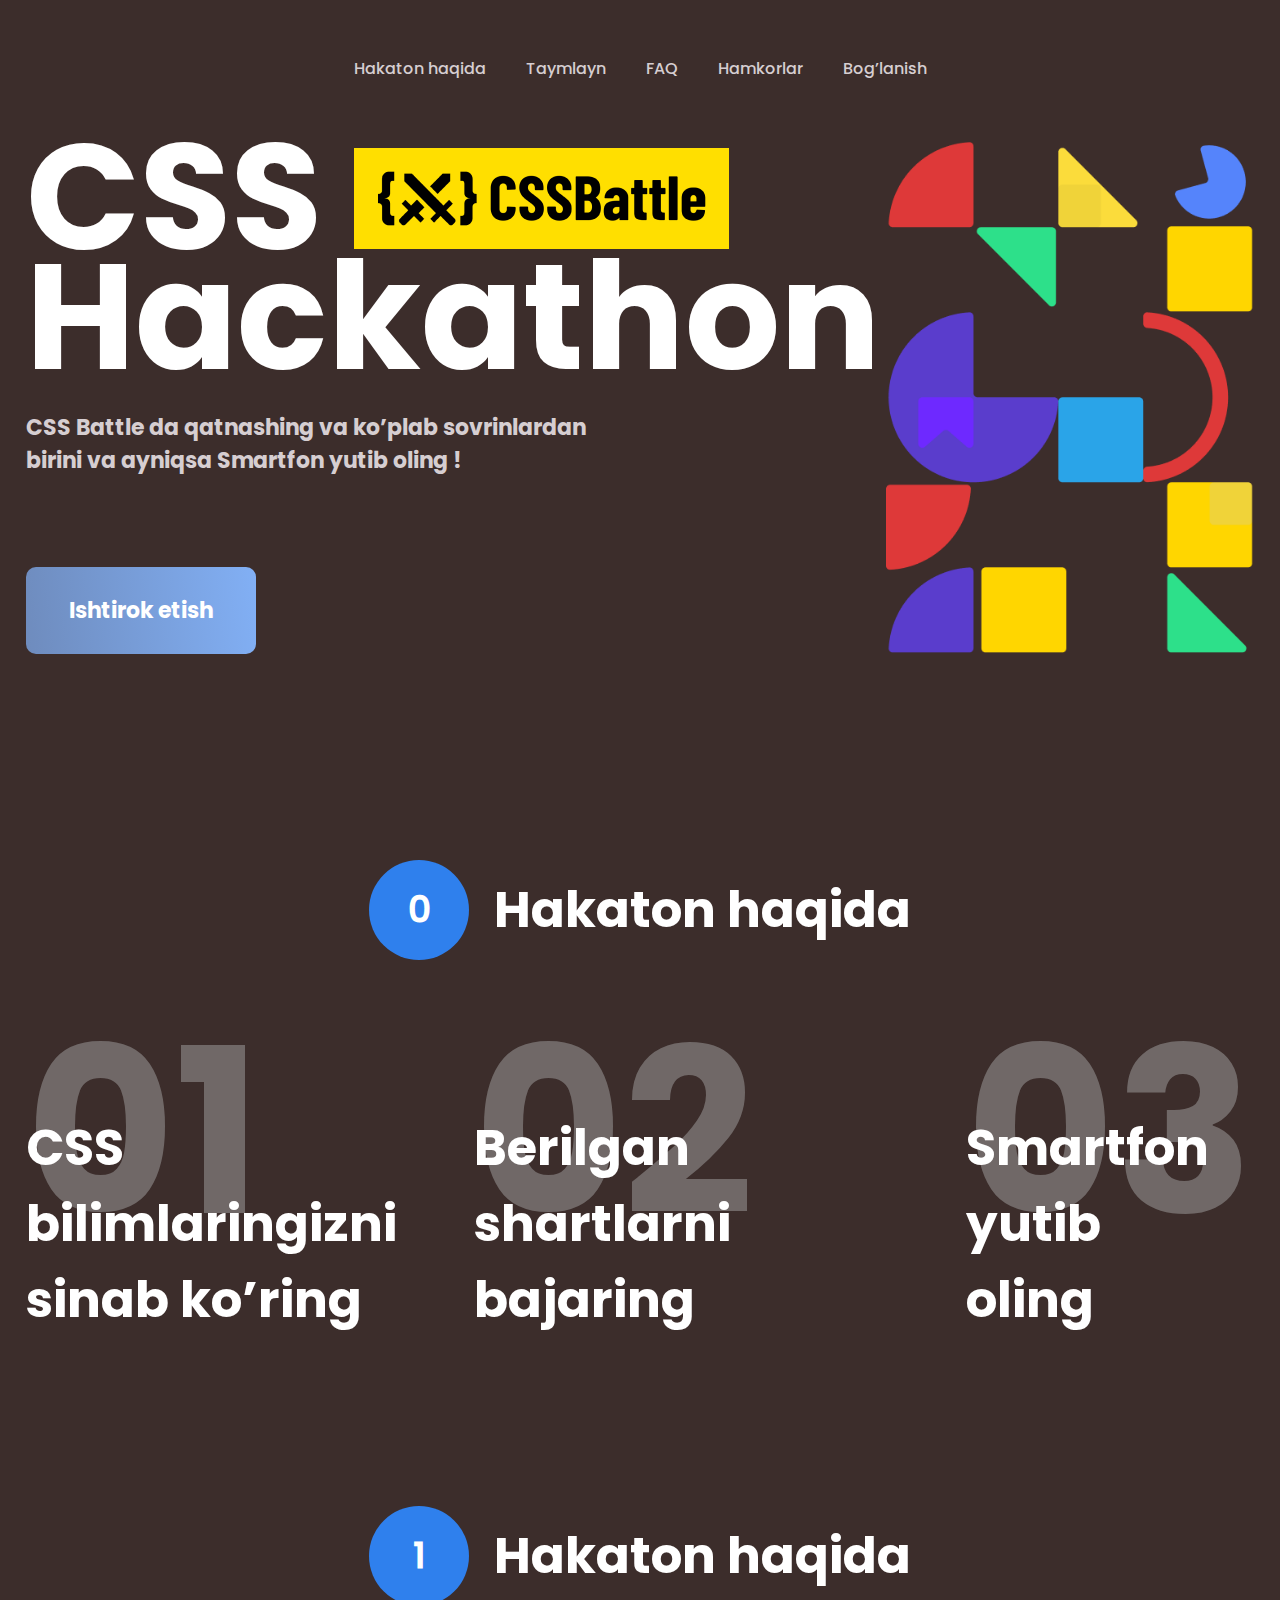
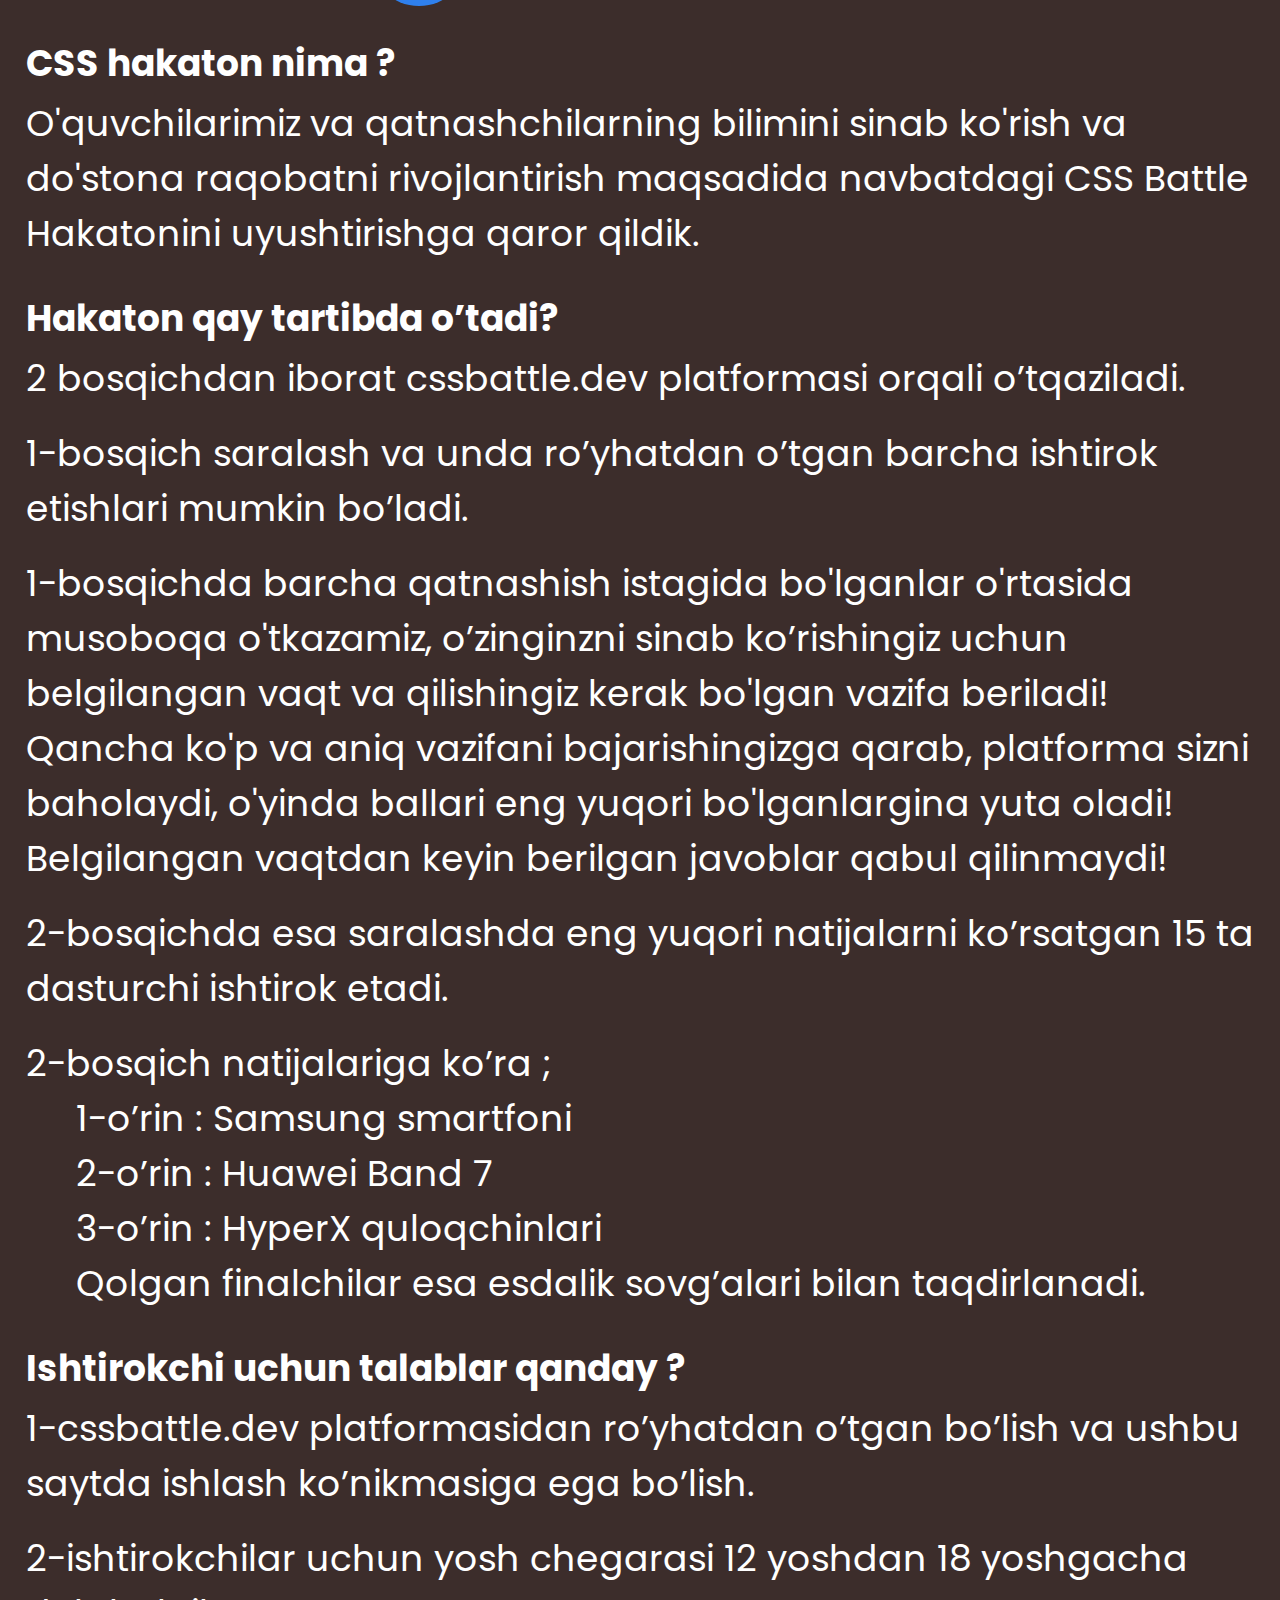
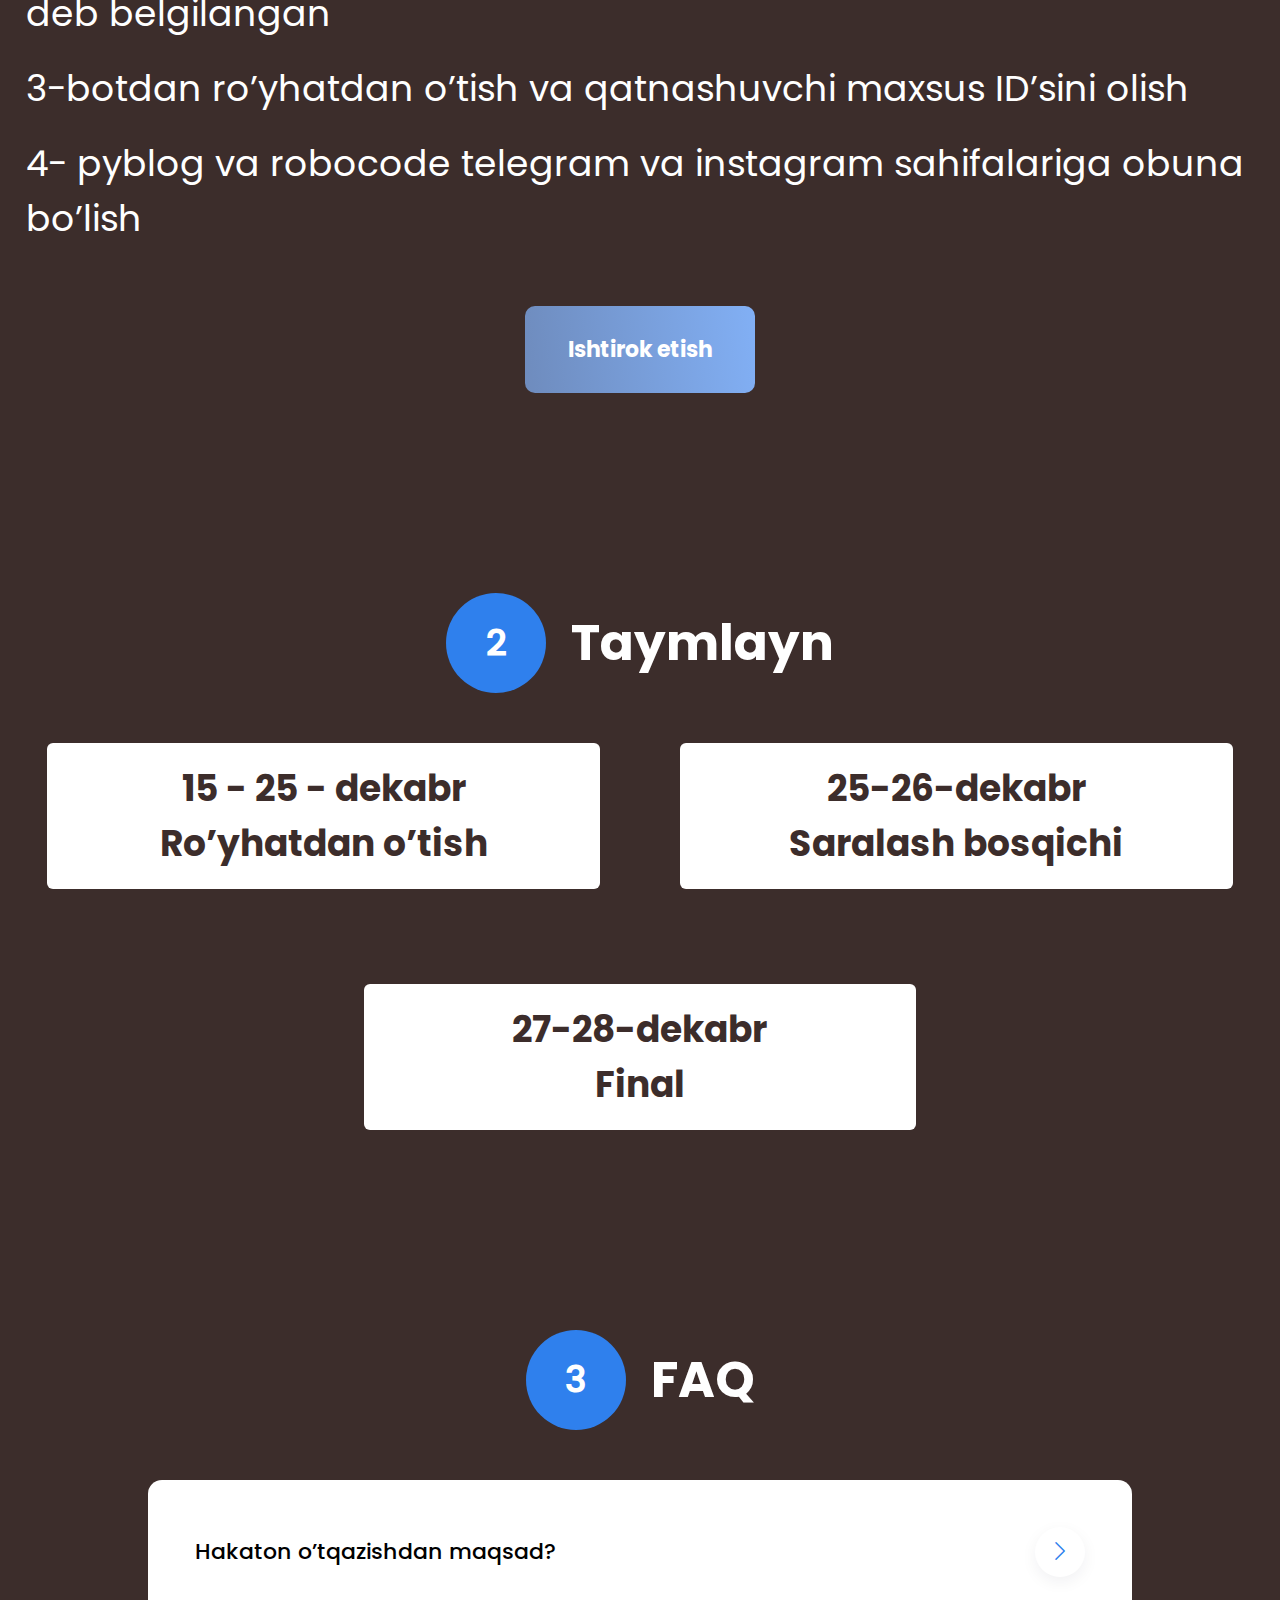
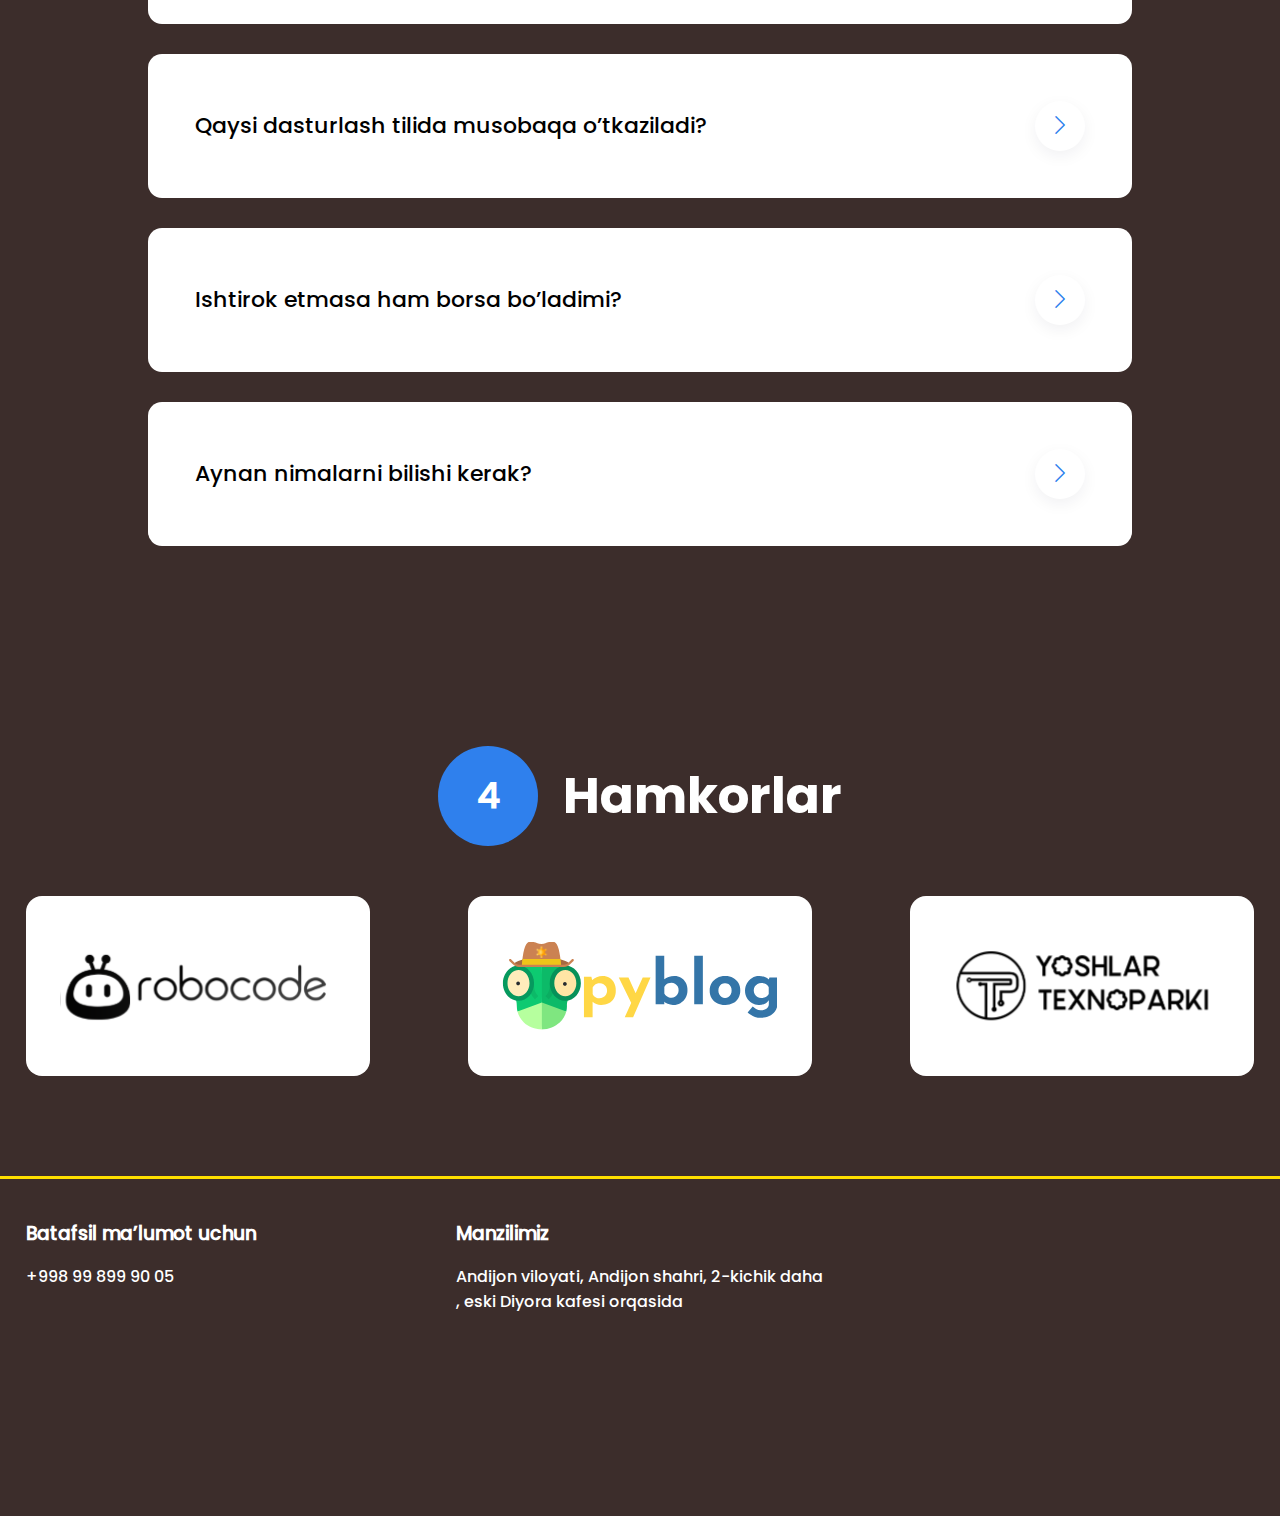
<file: Hakathon/index.html>
<!DOCTYPE html>
<html lang="en">

<head>
  <meta charset="UTF-8">
  <meta http-equiv="X-UA-Compatible" content="IE=edge">
  <meta name="viewport" content="width=device-width, initial-scale=1.0">
  <link rel="stylesheet" href="https://cdn.jsdelivr.net/npm/bootstrap-icons@1.10.2/font/bootstrap-icons.css">
  <link rel="stylesheet" href="./css/style.css">
  <link rel="stylesheet" href="./css/responsive.css">
  <title>Hackathon</title>
</head>

<body>
  <header>
    <div class="section-wrapp">
      <div class="container">
        <ul class="header_navbar">
          <li class="header_navbar_item reached"><a href="#about">Hakaton haqida</a></li>
          <li class="header_navbar_item"><a href="#timeline">Taymlayn</a></li>
          <li class="header_navbar_item"><a href="#faq">FAQ</a></li>
          <li class="header_navbar_item"><a href="#partners">Hamkorlar</a></li>
          <li class="header_navbar_item"><a href="tel: +998 99 899 90 05">Bog’lanish</a></li>
        </ul>
        <div class="burger_wrapper">
          <div class="header_burger">
            <div class="line"></div>
            <div class="line"></div>
            <div class="line"></div>
          </div>
        </div>
      </div>
    </div>
    <div class="header_line"></div>
  </header>
  <main>
    <div class="section_hero">
      <div class="section-wrapp">
        <div class="container">
          <ul class="section_hero_list">
            <li class="section_hero_item">
              <h1 class="section_hero_heading">CSS
                <img src="./images/section_hero_img.png"> <br>
                Hackathon
              </h1>
              <p class="section_hero_text">CSS Battle da qatnashing va ko’plab sovrinlardan <br> birini va ayniqsa
                Smartfon
                yutib oling !</p>
              <a href="#" class="section_hero_link">
                <button class="section_hero_btn">Ishtirok etish</button>
              </a>
            </li>
            <li class="section_hero_item">
              <img src="./images/section_hero_img_two.png">
            </li>
          </ul>
        </div>
      </div>
    </div>
    <div class="section_min_about">
      <div class="section-wrapp">
        <div class="container">
          <h1 class="heading">
            <span class="number_span">0</span> Hakaton haqida
          </h1>
          <ul class="section_min_about_list">
            <li class="section_min_about_item">
              <h1>01</h1>
              <p>CSS <br>
                bilimlaringizni <br>
                sinab ko’ring</p>
            </li>
            <li class="section_min_about_item">
              <h1>02</h1>
              <p>Berilgan <br> shartlarni <br>
                bajaring</p>
            </li>
            <li class="section_min_about_item">
              <h1>03</h1>
              <p>Smartfon <br>
                yutib <br>
                oling</p>
            </li>
          </ul>
        </div>
      </div>
    </div>
    <div class="section_about" id="about">
      <div class="section-wrapp">
        <div class="container">
          <h1 class="heading">
            <span class="number_span">1</span> Hakaton haqida
          </h1>
          <h3 class="section_about_heading">
            CSS hakaton nima ?
          </h3>
          <p class="section_about_text">
            O'quvchilarimiz va qatnashchilarning bilimini sinab ko'rish va do'stona raqobatni rivojlantirish maqsadida
            navbatdagi
            CSS Battle Hakatonini uyushtirishga qaror qildik.
          </p>
          <h3 class="section_about_heading">
            Hakaton qay tartibda o’tadi?
          </h3>
          <p class="section_about_text">
            2 bosqichdan iborat cssbattle.dev platformasi orqali o’tqaziladi.
          </p>
          <p class="section_about_text">1-bosqich saralash va unda ro’yhatdan o’tgan barcha ishtirok etishlari mumkin
            bo’ladi.</p>
          <p class="section_about_text">
            1-bosqichda barcha qatnashish istagida bo'lganlar o'rtasida musoboqa o'tkazamiz, o’zinginzni sinab
            ko’rishingiz uchun
            belgilangan vaqt va qilishingiz kerak bo'lgan vazifa beriladi! <br>
            Qancha ko'p va aniq vazifani bajarishingizga qarab, platforma sizni baholaydi, o'yinda ballari eng yuqori
            bo'lganlargina
            yuta oladi! <br>
            Belgilangan vaqtdan keyin berilgan javoblar qabul qilinmaydi!
          </p>
          <p class="section_about_text">
            2-bosqichda esa saralashda eng yuqori natijalarni ko’rsatgan 15 ta dasturchi ishtirok etadi.
          </p>
          <p class="section_about_text_two">
            2-bosqich natijalariga ko’ra ;
          <ul class="section_about_list">
            <li class="section_about_item">1-o’rin : Samsung smartfoni</li>
            <li class="section_about_item">2-o’rin : Huawei Band 7</li>
            <li class="section_about_item">3-o’rin : HyperX quloqchinlari</li>
            <li class="section_about_item">Qolgan finalchilar esa esdalik sovg’alari bilan taqdirlanadi.</li>
          </ul>
          </p>
          <h3 class="section_about_heading">
            Ishtirokchi uchun talablar qanday ?
          </h3>
          <p class="section_about_text">
            1-cssbattle.dev platformasidan ro’yhatdan o’tgan bo’lish va ushbu saytda ishlash ko’nikmasiga ega bo’lish.
          </p>
          <p class="section_about_text">
            2-ishtirokchilar uchun yosh chegarasi 12 yoshdan 18 yoshgacha deb belgilangan
          </p>
          <p class="section_about_text">
            3-botdan ro’yhatdan o’tish va qatnashuvchi maxsus ID’sini olish
          </p>
          <p class="section_about_text">
            4- pyblog va robocode telegram va instagram sahifalariga obuna bo’lish
          </p>
          <center class="section_about_center">
            <a href="#">
              <button class="section_hero_btn">Ishtirok etish</button>
            </a>
          </center>
        </div>
      </div>
    </div>
    <div class="section_timeline" id="timeline">
      <div class="section-wrapp">
        <div class="container">
          <h1 class="heading">
            <span class="number_span">2</span> Taymlayn
          </h1>
          <ul class="section_timeline_list">
            <li class="section_timeline_item">15 - 25 - dekabr <br>
              Ro’yhatdan o’tish</li>
            <li class="section_timeline_item">25-26-dekabr <br>
              Saralash bosqichi</li>
            <li class="section_timeline_item">27-28-dekabr <br>
              Final</li>
          </ul>
        </div>
      </div>
    </div>
    <div class="section_faq" id="faq">
      <div class="section-wrapp">
        <div class="container">
          <h1 class="heading">
            <span class="number_span">3</span> FAQ
          </h1>
          <ul class="section_faq_accordion_list">
            <li class="section_faq_accordion_item">
              <ul class="section_faq_inner_list">
                <li class="section_faq_inner_item">
                  Hakaton o’tqazishdan maqsad? <button class="section_faq_btn"><i
                      class="bi bi-chevron-right"></i></button>
                </li>
                <li class="section_faq_inner_item_accordion">
                  Yosh chegarasi muhim. Viloyatimizdagi dasturlashga qiziqayotgan yoshlar orasidan yosh va
                  qiziquvchanlarini topib ularni
                  rag’batlantirish va shaxsiy rivojlanishlari uchun ko’maklashish asosiy maqsadimiz.
                </li>
              </ul>
            </li>
            <li class="section_faq_accordion_item">
              <ul class="section_faq_inner_list">
                <li class="section_faq_inner_item">
                  Qaysi dasturlash tilida musobaqa o’tkaziladi? <button class="section_faq_btn"><i
                      class="bi bi-chevron-right"></i></button>
                </li>
                <li class="section_faq_inner_item_accordion">
                  Yosh chegarasi muhim. Viloyatimizdagi dasturlashga qiziqayotgan yoshlar orasidan yosh va
                  qiziquvchanlarini topib ularni
                  rag’batlantirish va shaxsiy rivojlanishlari uchun ko’maklashish asosiy maqsadimiz.
                </li>
              </ul>
            </li>
            <li class="section_faq_accordion_item">
              <ul class="section_faq_inner_list">
                <li class="section_faq_inner_item">
                  Ishtirok etmasa ham borsa bo’ladimi? <button class="section_faq_btn"><i
                      class="bi bi-chevron-right"></i></button>
                </li>
                <li class="section_faq_inner_item_accordion">
                  Yosh chegarasi muhim. Viloyatimizdagi dasturlashga qiziqayotgan yoshlar orasidan yosh va
                  qiziquvchanlarini topib ularni
                  rag’batlantirish va shaxsiy rivojlanishlari uchun ko’maklashish asosiy maqsadimiz.
                </li>
              </ul>
            </li>
            <li class="section_faq_accordion_item">
              <ul class="section_faq_inner_list">
                <li class="section_faq_inner_item">
                  Aynan nimalarni bilishi kerak? <button class="section_faq_btn"><i
                      class="bi bi-chevron-right"></i></button>
                </li>
                <li class="section_faq_inner_item_accordion">
                  Yosh chegarasi muhim. Viloyatimizdagi dasturlashga qiziqayotgan yoshlar orasidan yosh va
                  qiziquvchanlarini topib ularni
                  rag’batlantirish va shaxsiy rivojlanishlari uchun ko’maklashish asosiy maqsadimiz.
                </li>
              </ul>
            </li>
          </ul>
        </div>
      </div>
    </div>
    <div class="section_partners" id="partners">
      <div class="section-wrapp">
        <h1 class="heading">
          <span class="number_span">4</span> Hamkorlar
        </h1>
        <div class="container">
          <ul class="section_partners_list">
            <li class="section_partners_item">
              <a href="https://t.me/robocode_andijan">
                <img src="./images/section_partners_robocode.svg" alt="">
              </a>
            </li>
            <li class="section_partners_item">
              <a href="https://t.me/pybloguz">
                <img src="./images/section_partners_pyblog.svg" alt="">
              </a>
            </li>
            <li class="section_partners_item">
              <a href="https://t.me/yoshlartexnoparki">
                <img src="./images/section_partners_texnopark.svg" alt="">
              </a>
            </li>
          </ul>
        </div>
      </div>
    </div>
  </main>
  <footer>
    <div class="section-wrapp">
      <div class="container">
        <ul class="footer_list">
          <li class="footer_item">
            <h3 class="footer_heading">Batafsil ma’lumot uchun</h3>
            <p class="footer_text"><a href="tel:+998 99 899 90 05">+998 99 899 90 05</a></p>
          </li>
          <li class="footer_item">
            <h3 class="footer_heading">Manzilimiz</h3>
            <p class="footer_text">Andijon viloyati, Andijon shahri, 2-kichik daha , eski Diyora kafesi orqasida</p>
          </li>
          <li class="footer_item">
            <div class="footer_map" style="position:relative;overflow:hidden;"><a class="footer_location"
                href="https://yandex.uz/maps/10329/andijan/?utm_medium=mapframe&utm_source=maps"
                style="color:#eee;font-size:12px;position:absolute;top:0px;">Андижан</a><a class="footer_location"
                href="https://yandex.uz/maps/10329/andijan/?from=mapframe&ll=72.346167%2C40.747367&source=mapframe&utm_medium=mapframe&utm_source=maps&z=19"
                style="color:#eee;font-size:12px;position:absolute;top:14px;">Андижан — Яндекс Карты</a><iframe
                src="https://yandex.uz/map-widget/v1/-/CCUnmVUtgC" width="560" height="400" frameborder="1"
                allowfullscreen="true" style="position:relative;"></iframe></div>
          </li>
        </ul>
      </div>
    </div>
  </footer>

  <script src="./js/main.js"></script>
</body>

</html>
</file>
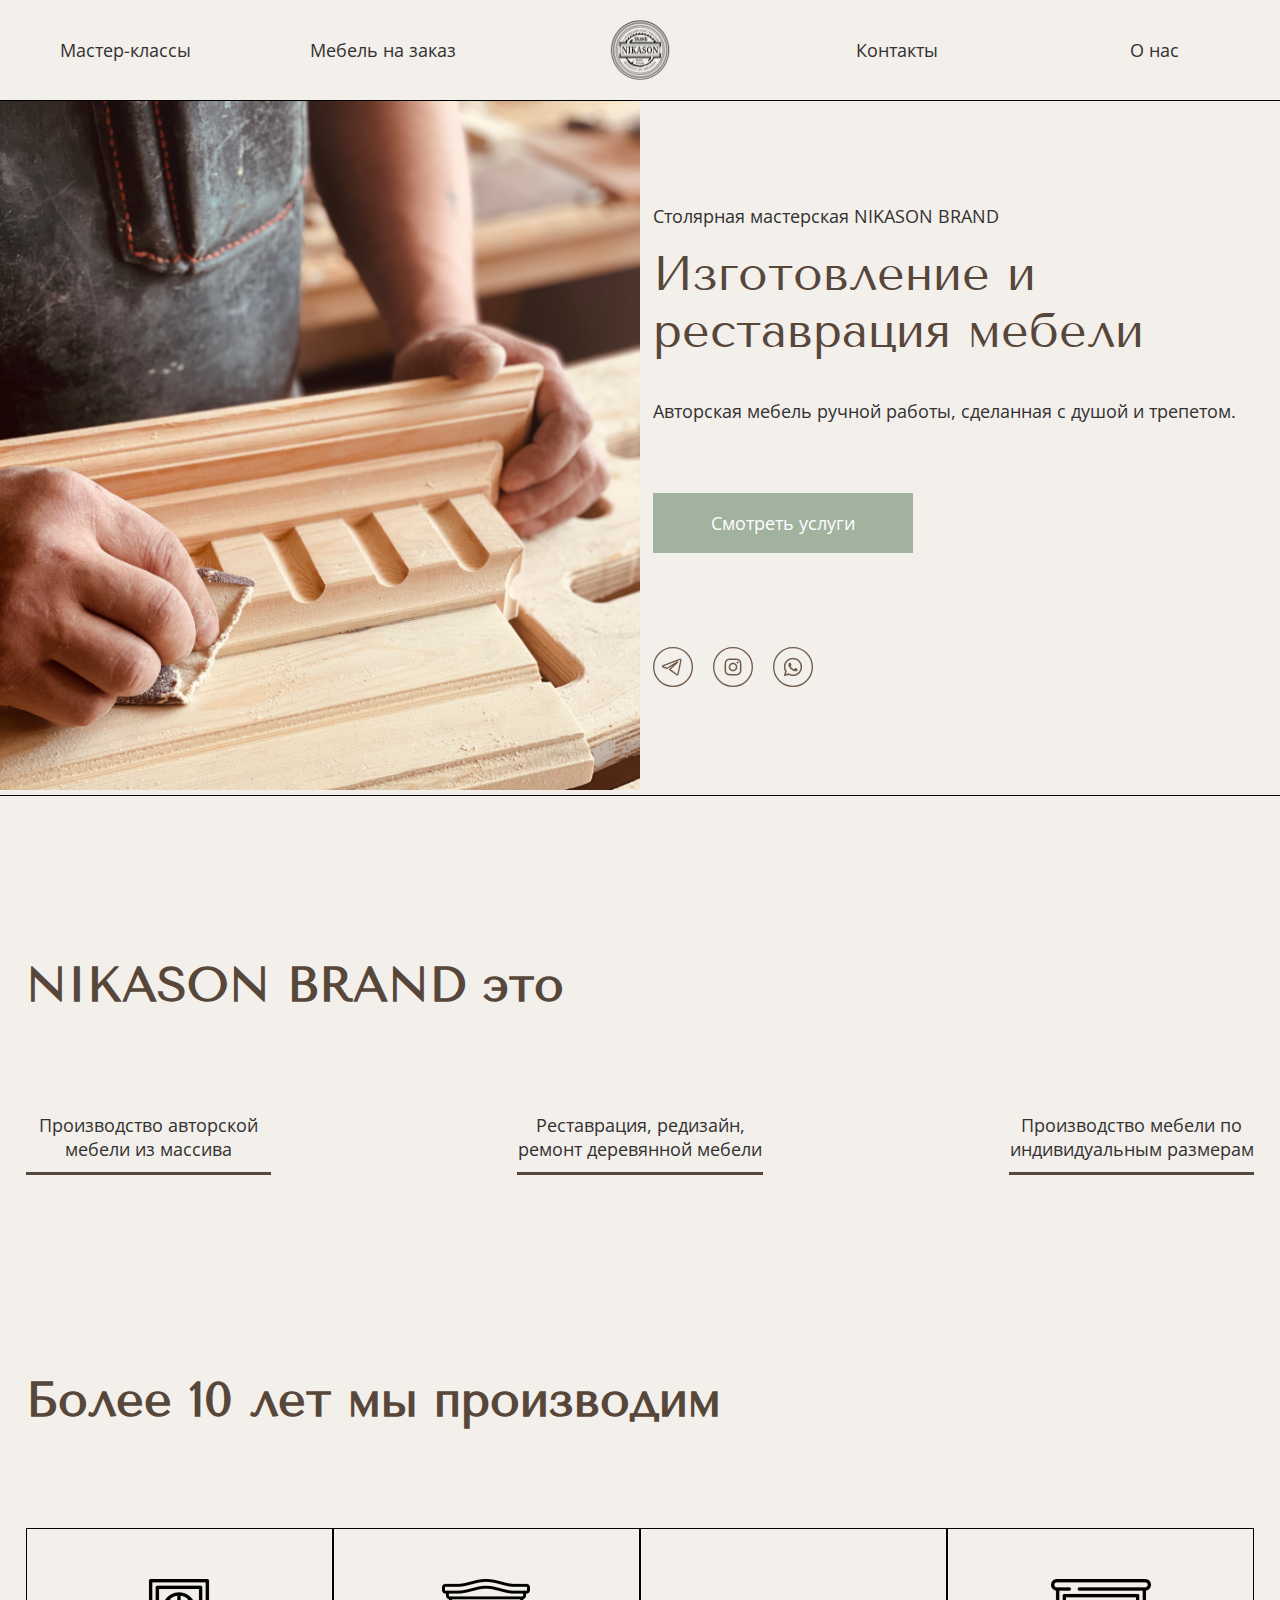
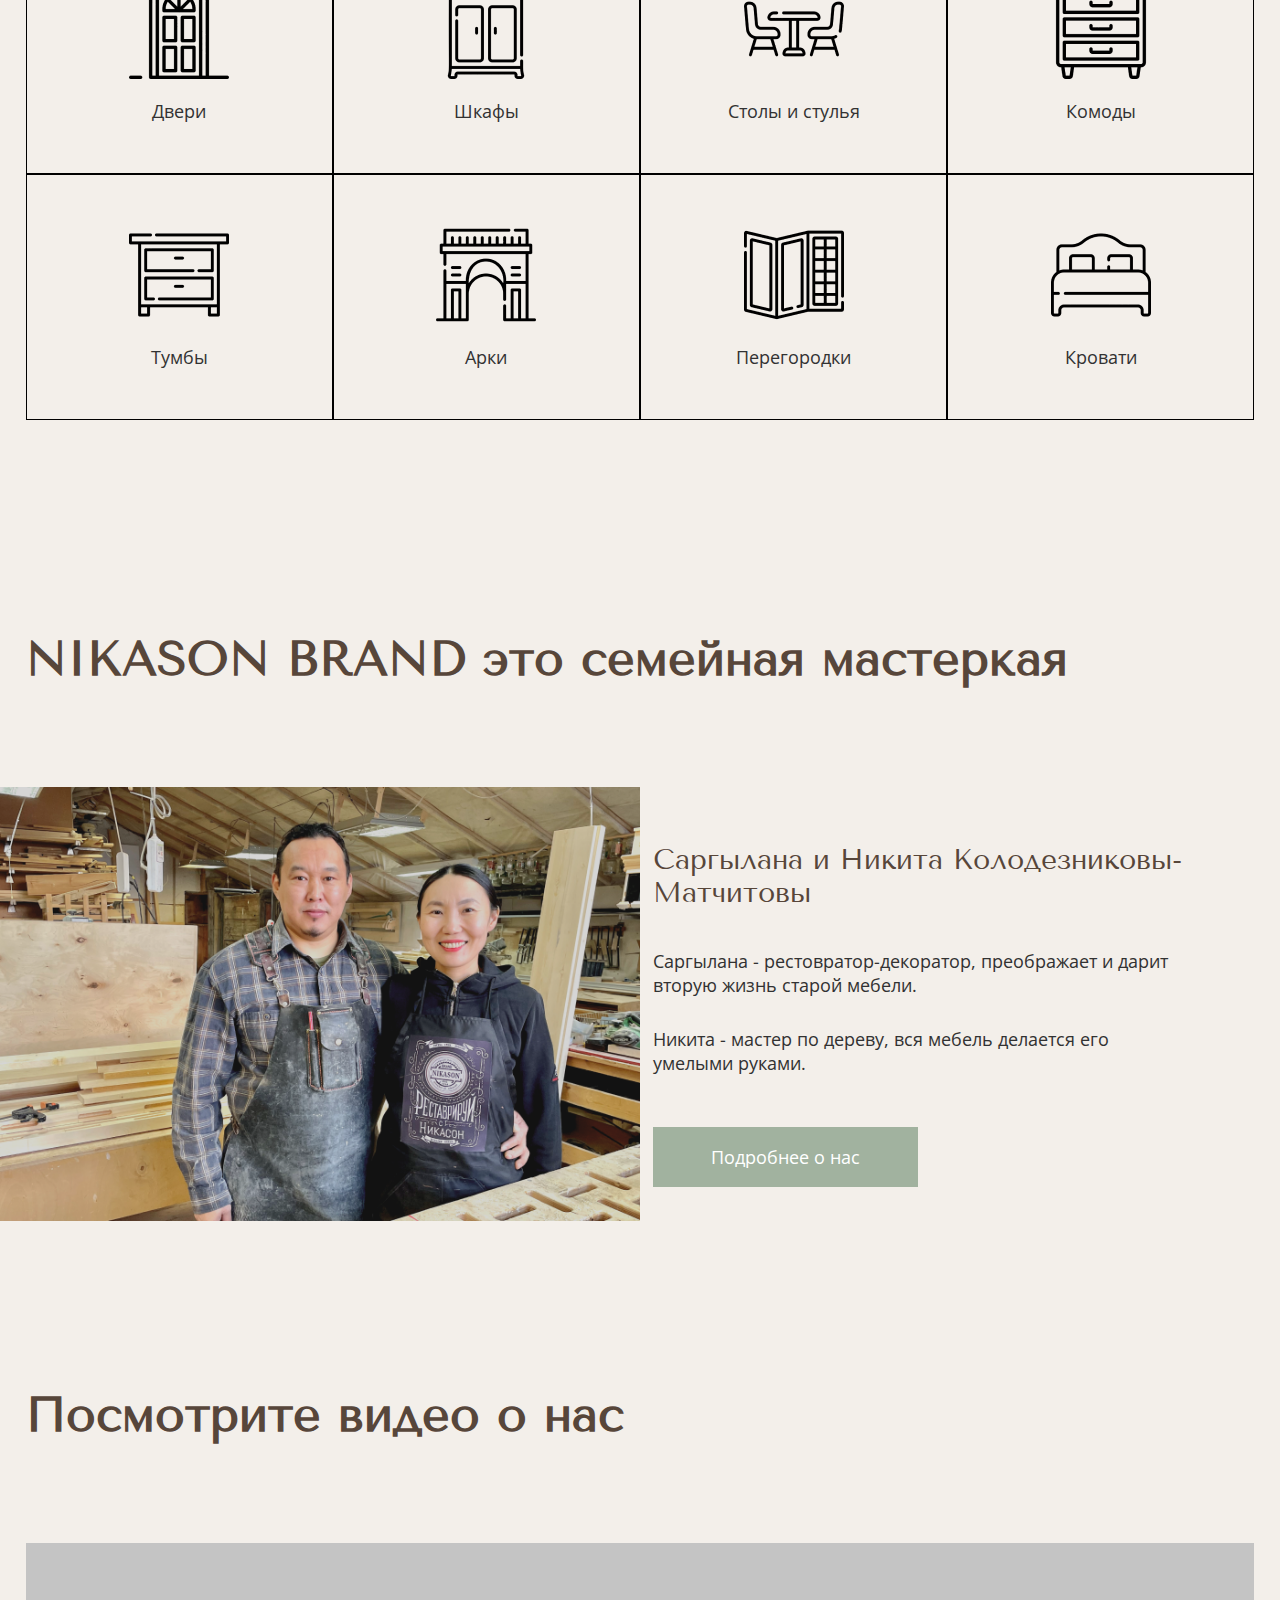
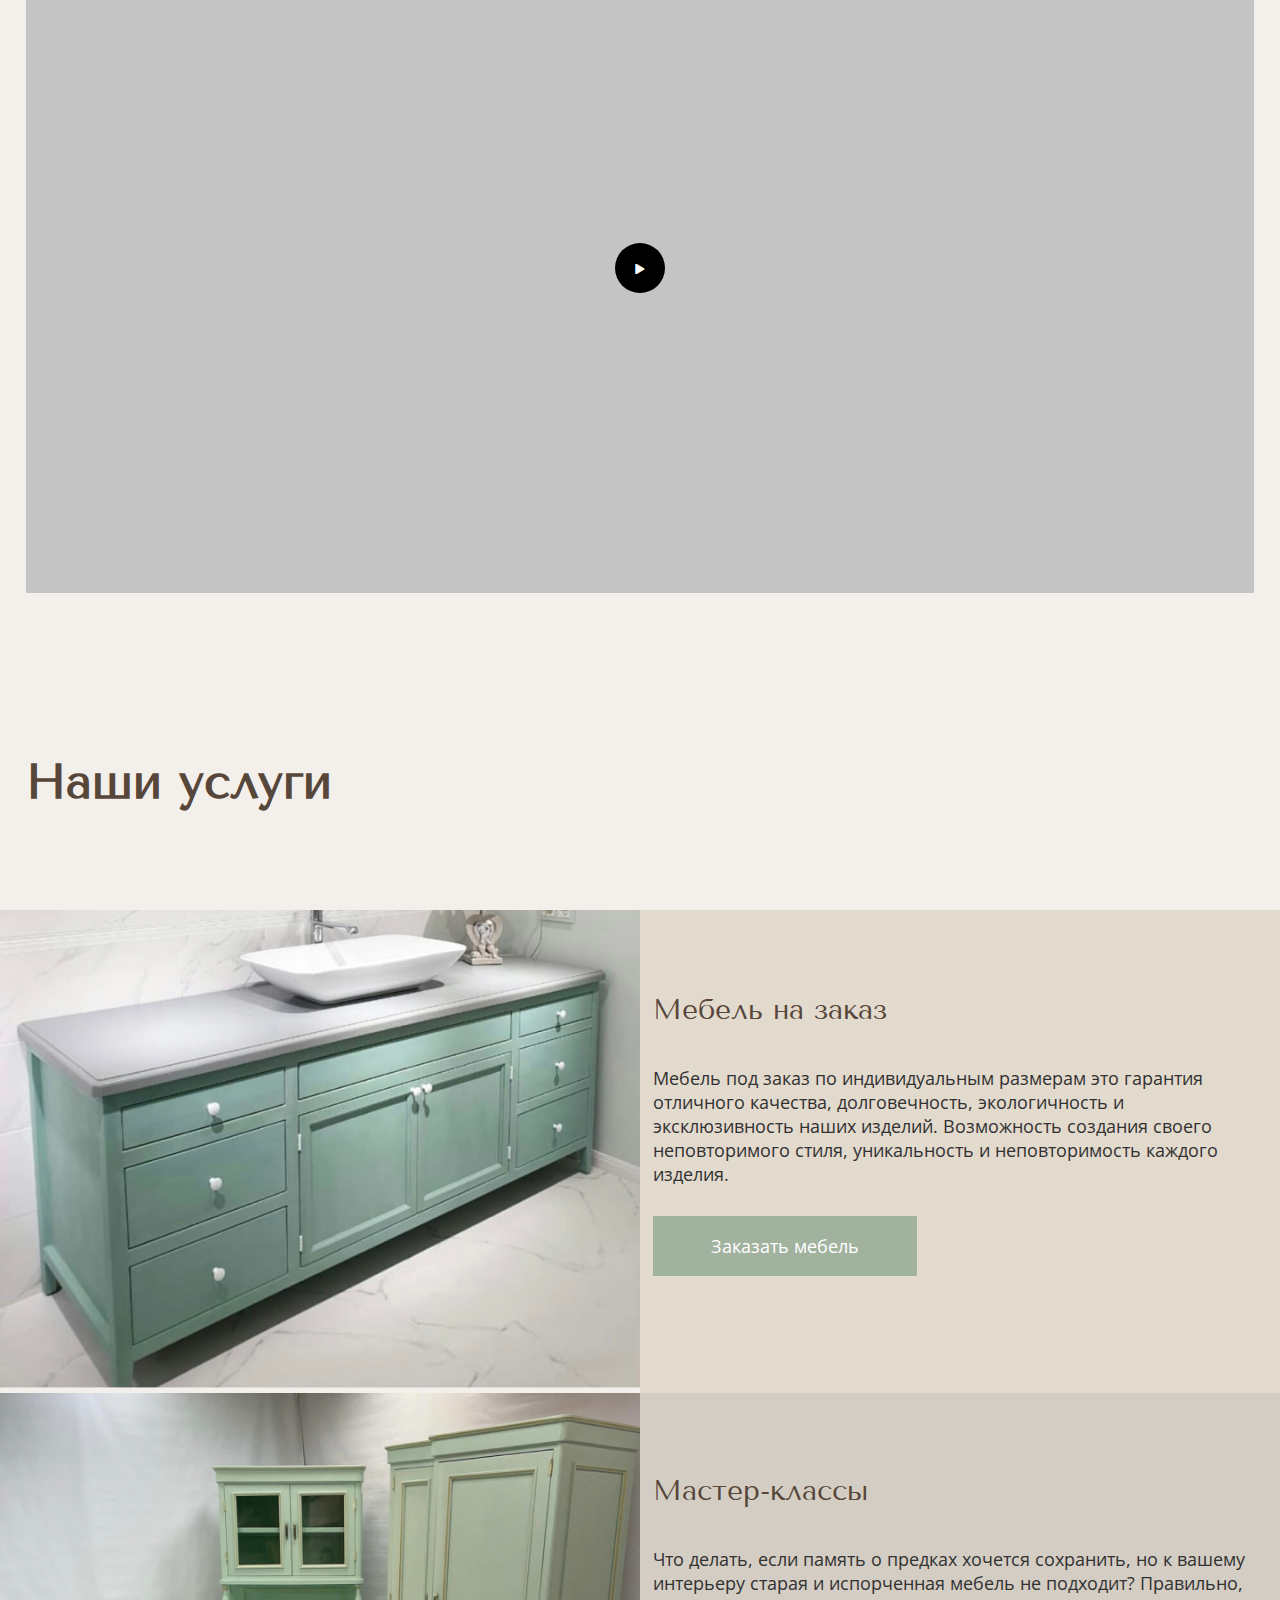
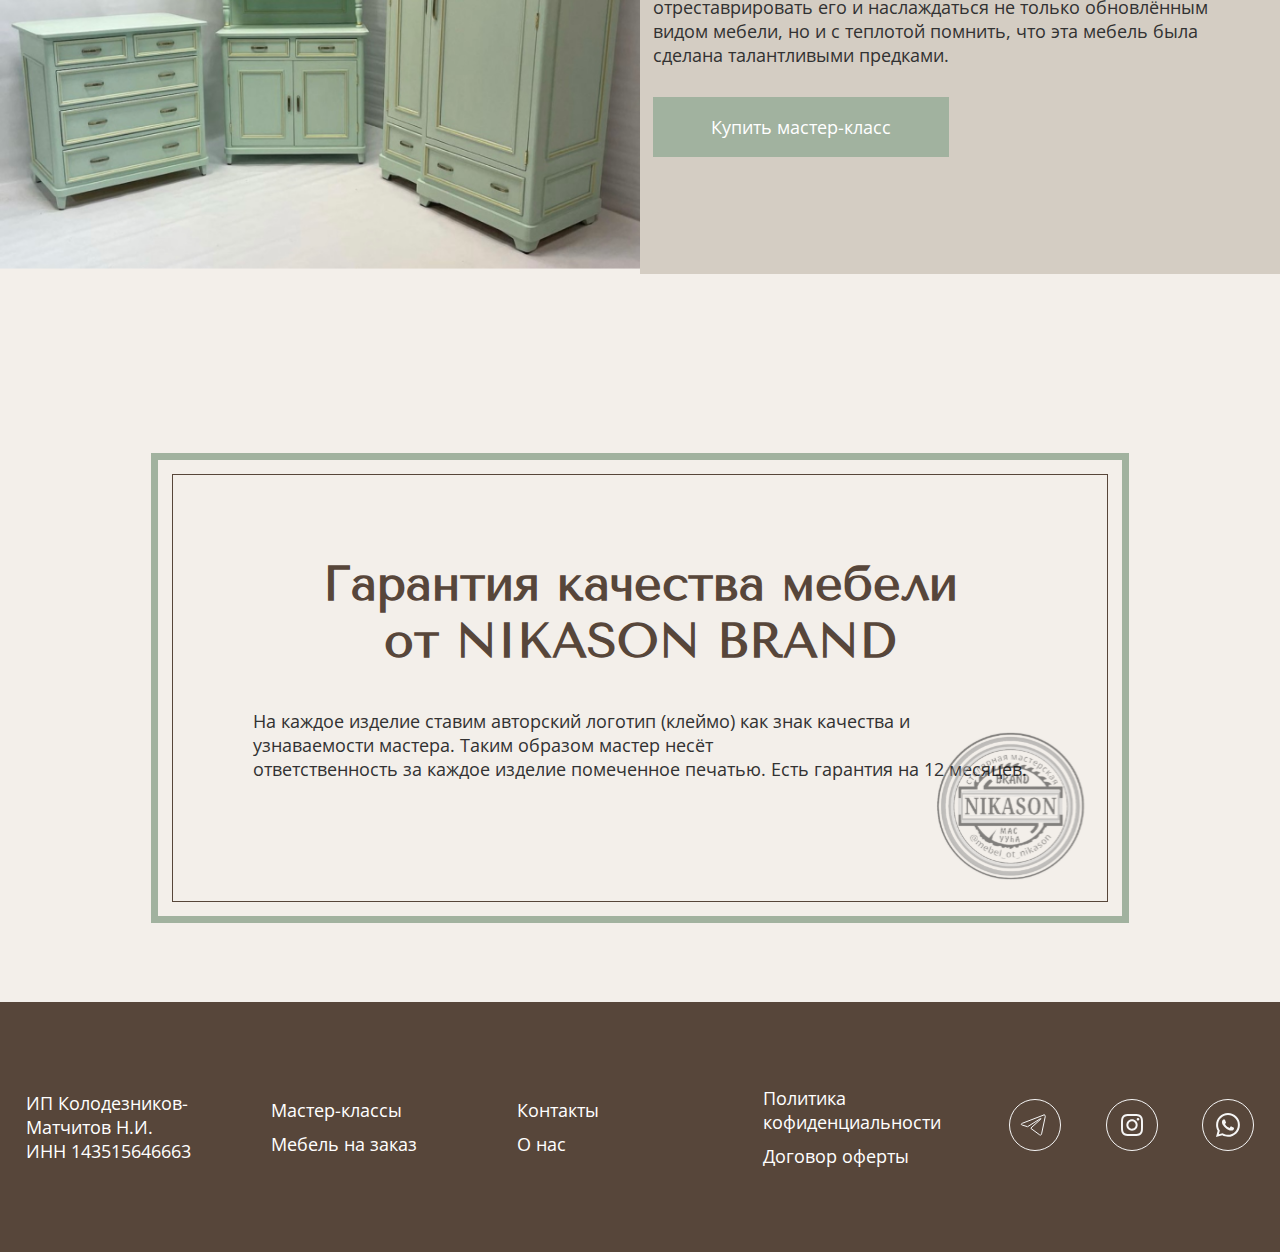
<file: nikason.ru/index.html>
<!DOCTYPE html>
<html lang="en">

<head>
  <meta charset="UTF-8">
  <meta http-equiv="X-UA-Compatible" content="IE=edge">
  <meta name="viewport" content="width=device-width, initial-scale=1.0">
  <meta name="Husanboy Zafarov" content="AUTHOR">
  <link rel="stylesheet" href="https://cdn.jsdelivr.net/npm/bootstrap-icons@1.10.2/font/bootstrap-icons.css">
  <link rel="stylesheet" href="./css/home.css">
  <link rel="stylesheet" href="./css/home_responsive.css">
  <link rel="stylesheet" href="./css/swiper.css">
  <title>Nikason.ru - Frond End</title>
</head>

<body>

  <!-- Header Starts -->
  <header>
    <div class="container">
      <div class="section-wrapp">
        <nav>
          <ul class="header_list">
            <li class="header_item"><a href="./master_class.html">Мастер-классы</a></li>
            <li class="header_item"><a href="./furnuture.html">Мебель на заказ</a></li>
            <li class="header_item image_item"><a href="./index.html"><img src="./images/logo.svg" alt=""></a></li>
            <li class="header_item"><a href="#">Контакты</a></li>
            <li class="header_item"><a href="./about.html">О нас</a></li>
          </ul>
        </nav>
        <div class="burger_wrapper">
          <div class="header_burger">
            <div class="line line_one"></div>
            <div class="line line_two"></div>
            <div class="line line_three"></div>
          </div>
        </div>
      </div>
    </div>
  </header>
  <!-- header Ends -->

  <main>

    <!-- Section Hero Starts -->
    <div class="section_hero">
      <ul class="section_hero_list">
        <li class="section_hero_items"><img src="./images/section_hero_img.png" alt=""></li>
        <li class="section_hero_items">
          <div class="section-wrapp">
            <div class="container_for_hero">
              <ul class="section_hero_inner_list">
                <li class="section_hero_inner_item">Столярная мастерская NIKASON BRAND</li>
                <li class="section_hero_inner_item">Изготовление и <br> реставрация мебели</li>
                <li class="section_hero_inner_item">Авторская мебель ручной работы, сделанная с душой и трепетом.</li>
                <li class="section_hero_inner_item">
                  <a href="#">
                    <button class="section_hero_btn">Смотреть услуги</button>
                  </a>
                </li>
                <li class="section_hero_inner_item">
                  <ul class="section_hero_socials">
                    <li class="section_hero_socials_item"><a href="#"><img src="./images/telegram_icon.svg" alt=""></a>
                    </li>
                    <li class="section_hero_socials_item"><a href="#"><img src="./images/instagram_icon.svg" alt=""></a>
                    </li>
                    <li class="section_hero_socials_item"><a href="#"><img src="./images/whatsup_icon.svg" alt=""></a>
                    </li>
                  </ul>
                </li>
              </ul>
            </div>
          </div>
        </li>
      </ul>
    </div>
    <!-- Section Hero Ends -->

    <!-- Section This Starts -->
    <div class="section_this">
      <div class="section-wrapp">
        <div class="container">
          <h1>NIKASON BRAND это</h1>
          <ul class="section_this_list">
            <li class="section_this_item">Производство авторской мебели из массива</li>
            <li class="section_this_item">Реставрация, редизайн, ремонт деревянной мебели</li>
            <li class="section_this_item">Производство мебели по индивидуальным размерам</li>
          </ul>
        </div>
      </div>
    </div>
    <!-- Section This Ends -->

    <!-- Section Product Starts -->
    <div class="section_product">
      <div class="section-wrapp">
        <div class="container">
          <h1>Более 10 лет мы производим</h1>
          <ul class="section_product_list">
            <li class="section_product_item">
              <img src="./images/section_product_img_one.png" alt="">
              <p>Двери</p>
            </li>
            <li class="section_product_item">
              <img src="./images/section_product_img_two.png" alt="">
              <p>Шкафы</p>
            </li>
            <li class="section_product_item">
              <img src="./images/section_product_img_three.png" alt="">
              <p>Столы и стулья</p>
            </li>
            <li class="section_product_item">
              <img src="./images/section_product_img_four.png" alt="">
              <p>Комоды</p>
            </li>
            <li class="section_product_item">
              <img src="./images/section_product_img_five.png" alt="">
              <p>Тумбы</p>
            </li>
            <li class="section_product_item">
              <img src="./images/section_product_img_six.png" alt="">
              <p>Арки</p>
            </li>
            <li class="section_product_item">
              <img src="./images/section_product_img_seven.png" alt="">
              <p>Перегородки</p>
            </li>
            <li class="section_product_item">
              <img src="./images/section_product_img_eight.png" alt="">
              <p>Кровати</p>
            </li>
          </ul>
        </div>
      </div>
    </div>
    <!-- Section Product Ends -->

    <!-- Section About Starts -->
    <div class="section_about">
      <div class="section-wrapp">
        <div class="container">
          <h1 class="section_about_heading">NIKASON BRAND это семейная мастеркая</h1>
        </div>
      </div>
      <ul class="section_about_list">
        <li class="section_about_items"><img src="./images/section_about_img.png" alt=""></li>
        <li class="section_about_items">
          <div class="section-wrapp">
            <div class="container_for_hero">
              <ul class="section_about_inner_list">
                <li class="section_about_inner_item">Саргылана и Никита Колодезниковы-<br>Матчитовы</li>
                <li class="section_about_inner_item">Саргылана - рестовратор-декоратор, преображает и дарит <br> вторую
                  жизнь
                  старой мебели.</li>
                <li class="section_about_inner_item">
                  Никита - мастер по дереву, вся мебель делается его <br> умелыми руками.</li>
                <li class="section_about_inner_item">
                  <a href="#">
                    <button class="section_hero_btn">Подробнее о нас</button>
                  </a>
                </li>
              </ul>
            </div>
          </div>
        </li>
      </ul>
    </div>
    <!-- Section About Ends -->

    <!-- Section Video Starts -->
    <div class="section_video">
      <div class="section-wrapp">
        <div class="container">
          <h1>Посмотрите видео о нас</h1>
        </div>
        <div class="container_for_video">
          <div class="section_video_source">
            <div class="section_video_icon">
              <i class="bi bi-play-fill"></i>
            </div>
          </div>
        </div>
      </div>
    </div>
    <!-- Section Video Ends -->

    <!-- Section Service Starts -->
    <div class="section_service">
      <div class="section-wrapp">
        <div class="container">
          <h1 class="section_about_heading">Наши услуги</h1>
        </div>
      </div>
      <ul class="section_service_list">
        <li class="section_service_items"><img src="./images/section_service.png" alt=""></li>
        <li class="section_service_items">
          <div class="section-wrapp">
            <div class="container_for_hero">
              <ul class="section_service_inner_list">
                <li class="section_service_inner_item">Мебель на заказ</li>
                <li class="section_service_inner_item">Мебель под заказ по индивидуальным размерам это гарантия
                  отличного качества, долговечность, экологичность и
                  эксклюзивность наших изделий.
                  Возможность создания своего неповторимого стиля, уникальность и неповторимость каждого изделия.</li>
                <li class="section_service_inner_item">
                  <a href="./furniture.html">
                    <button class="section_hero_btn">Заказать мебель</button>
                  </a>
                </li>
              </ul>
            </div>
          </div>
        </li>
      </ul>
      <ul class="section_service_list">
        <li class="section_service_items"><img src="./images/section_service_img_two.png" alt=""></li>
        <li class="section_service_items">
          <div class="section-wrapp">
            <div class="container_for_hero">
              <ul class="section_service_inner_list">
                <li class="section_service_inner_item">Мастер-классы</li>
                <li class="section_service_inner_item">Что делать, если память о предках хочется сохранить, но к вашему
                  интерьеру старая и испорченная мебель не подходит?
                  Правильно, отреставрировать его и наслаждаться не только обновлённым видом мебели, но и с теплотой
                  помнить, что эта
                  мебель была сделана талантливыми предками.</li>
                <li class="section_service_inner_item">
                  <a href="./master_class.html">
                    <button class="section_hero_btn">Купить мастер-класс</button>
                  </a>
                </li>
              </ul>
            </div>
          </div>
        </li>
      </ul>
    </div>
    <!-- Section Service Ends -->

    <!-- Section Сertificate Starts -->
    <div class="section_certificate">
      <div class="section-wrapp">
        <div class="container">
          <h1 class="section_certificate_heading">
            Гарантия качества мебели от NIKASON BRAND
          </h1>
          <div class="certificate_wrapper">
            <div class="certificate_body">
              <h1 class="section_certificate_heading_two">
                Гарантия качества мебели <br> от NIKASON BRAND
              </h1>
              <p class="section_certificate_text">На каждое изделие ставим авторский логотип (клеймо) как знак качества
                и
                <br>
                узнаваемости мастера. Таким образом мастер несёт <br>
                ответственность за каждое изделие помеченное печатью. Есть гарантия на 12 месяцев.
              </p>
              <img src="./images/section_certificate_img.svg" alt="">
            </div>
          </div>
        </div>
      </div>
    </div>
    <!-- Section Сertificate Ends -->
  </main>

  <!-- Footer Starts -->
  <footer>
    <div class="section-wrapp">
      <div class="container">
        <ul class="footer_list">
          <li class="footer_item">
            <p>ИП Колодезников-Матчитов Н.И. <br>
              ИНН 143515646663</p>
          </li>
          <li class="footer_item">
            <p><a href="./master_class.html">Мастер-классы</a></p>
            <p><a href="./furnuture.html">Мебель на заказ</a></p>
          </li>
          <li class="footer_item">
            <p><a href="#">Контакты</a></p>
            <p><a href="./about.html">О нас</a></p>
          </li>
          <li class="footer_item">
            <p><a href="#">Политика кофиденциальности</a></p>
            <p><a href="#">Договор оферты</a></p>
          </li>
          <li class="footer_item">
            <ul class="footer_socials">
              <li class="footer_socails_item">
                <a href="#">
                  <img src="./images/footer_tg_icon.svg" alt="">
                </a>
              </li>
              <li class="footer_socails_item">
                <a href="#">
                  <img src="./images/footer_inst_icon.svg" alt="">
                </a>
              </li>
              <li class="footer_socails_item">
                <a href="#">
                  <img src="./images/footer_whatsup_icon.svg" alt="">
                </a>
              </li>
            </ul>
          </li>
        </ul>
      </div>
    </div>
  </footer>
  <!-- Footer Ends -->
  <script src="./js/main.js"></script>
  <script src="./js/swiper.min.js"></script>
  <script src="./js/swiper_settings.js"></script>
</body>

</html>
</file>
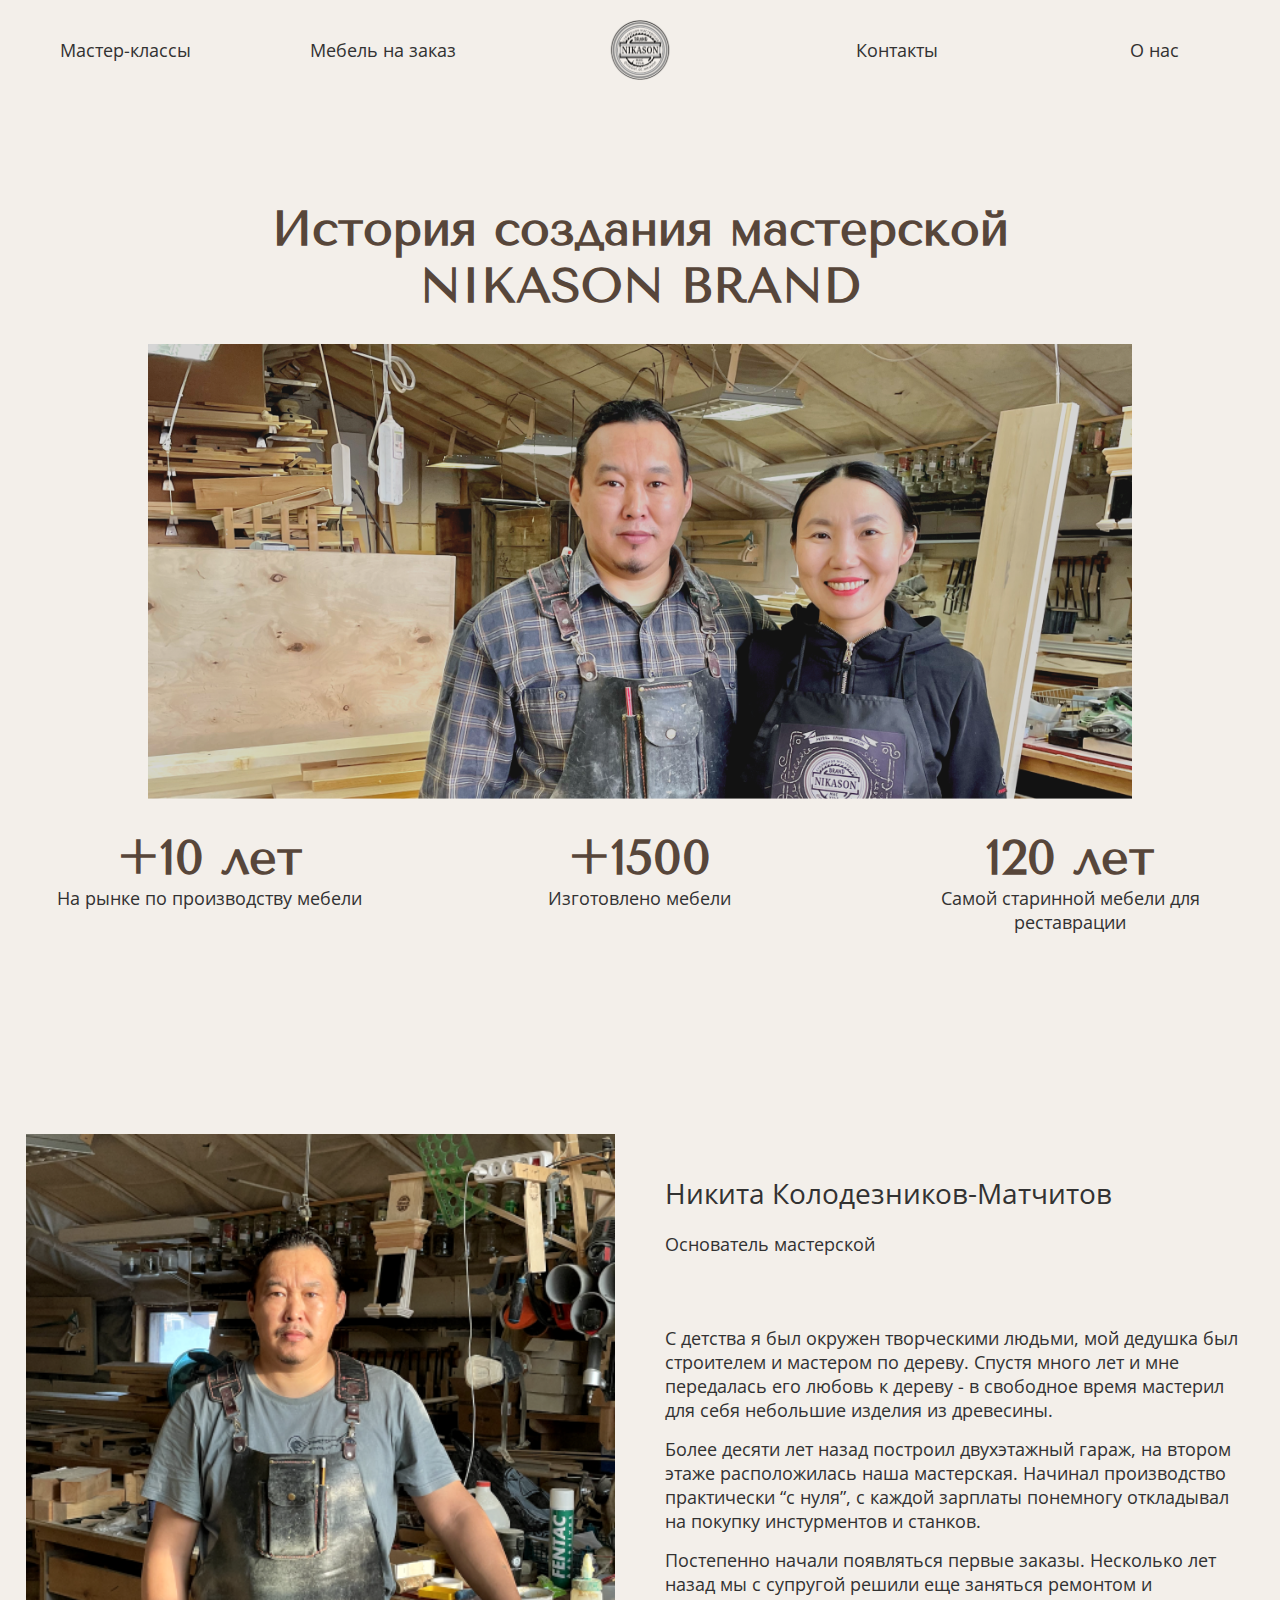
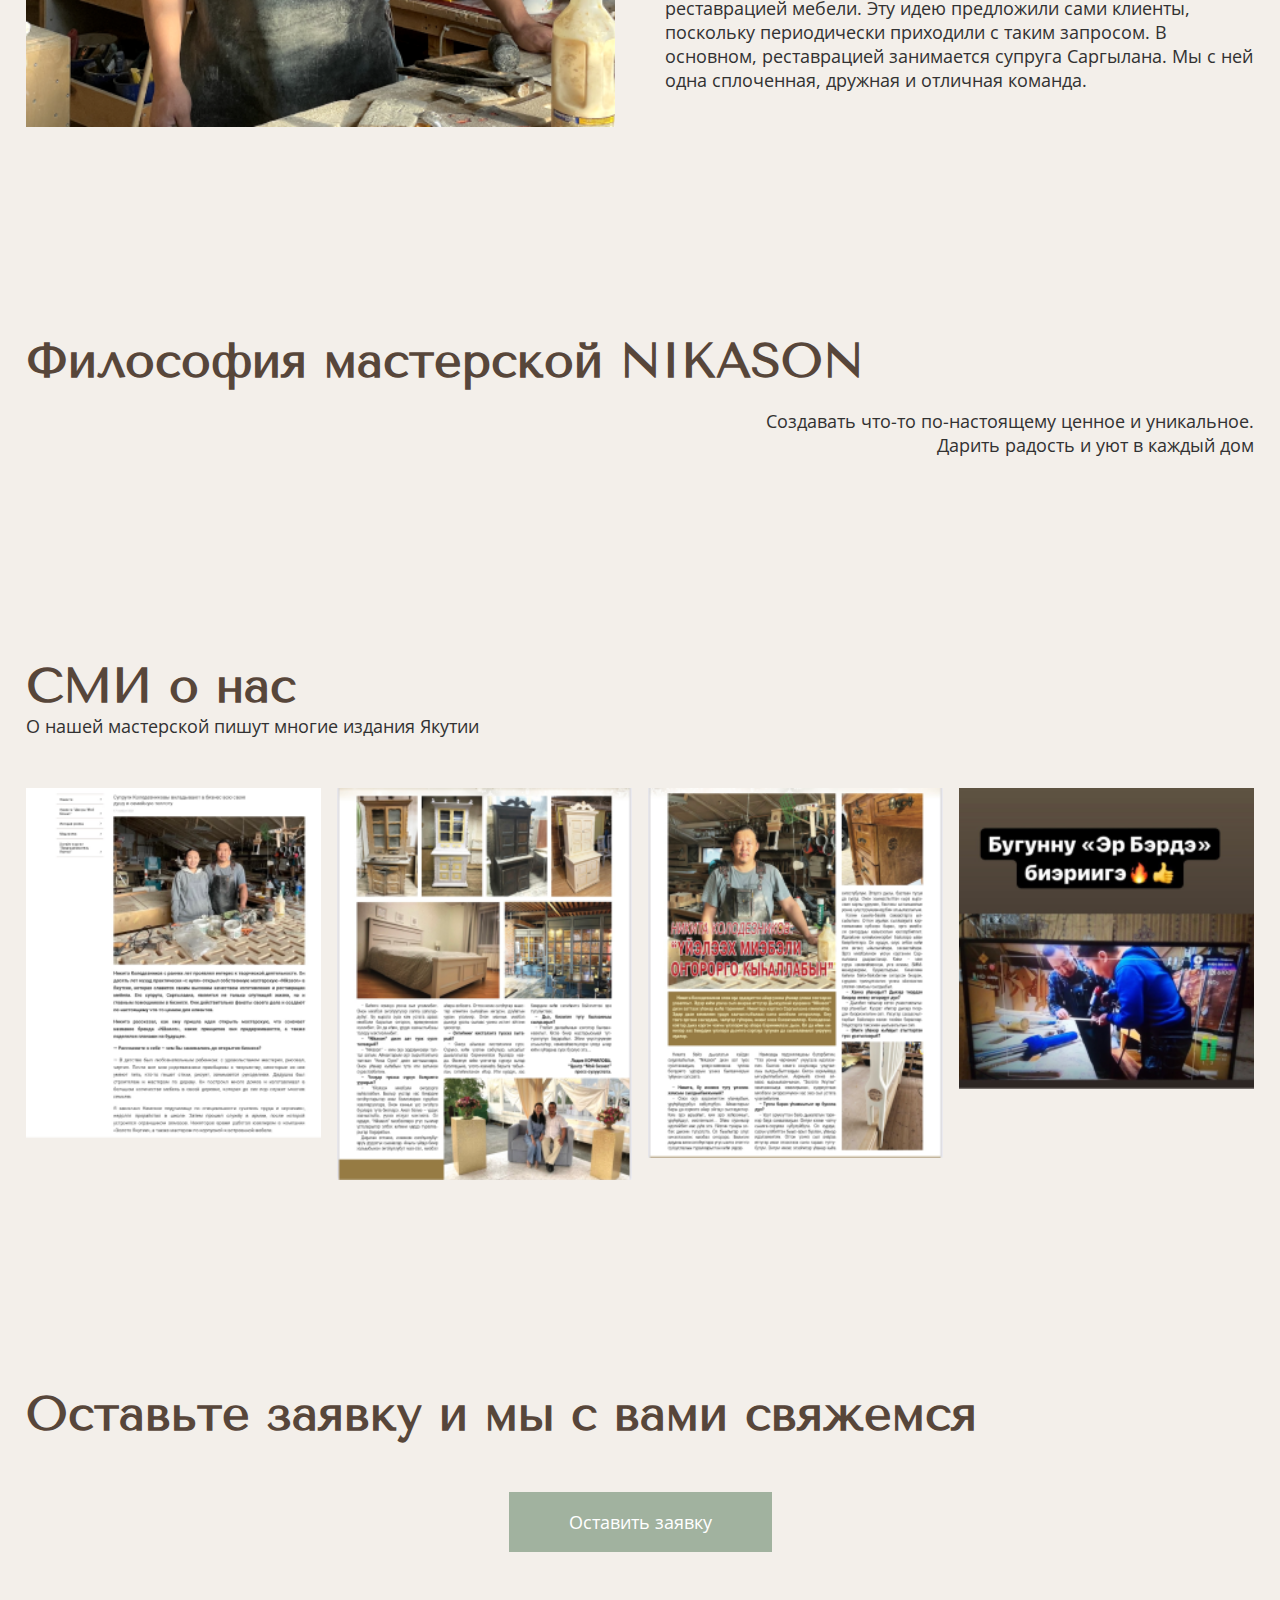
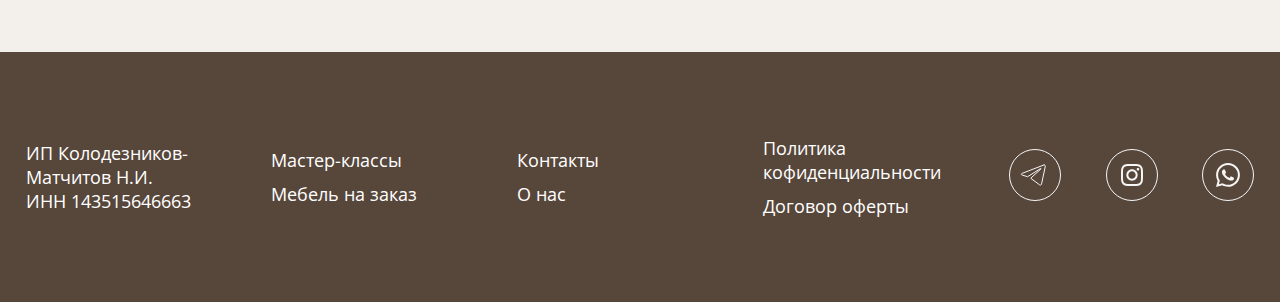
<file: nikason.ru/about.html>
<!DOCTYPE html>
<html lang="en">

<head>
  <meta charset="UTF-8">
  <meta http-equiv="X-UA-Compatible" content="IE=edge">
  <meta name="viewport" content="width=device-width, initial-scale=1.0">
  <meta name="Husanboy Zafarov" content="AUTHOR">
  <link rel="stylesheet" href="./css/home.css">
  <link rel="stylesheet" href="./css/home_responsive.css">
  <link rel="stylesheet" href="./css/swiper.css">
  <link rel="stylesheet" href="https://cdn.jsdelivr.net/npm/bootstrap-icons@1.10.2/font/bootstrap-icons.css">
  <title>Furniture</title>
</head>

<body>
  <!-- Header Starts -->
  <header>
    <div class="container">
      <div class="section-wrapp">
        <nav>
          <ul class="header_list">
            <li class="header_item"><a href="./master_class.html">Мастер-классы</a></li>
            <li class="header_item"><a href="./furniture.html">Мебель на заказ</a></li>
            <li class="header_item image_item"><a href="./index.html"><img src="./images/logo.svg" alt=""></a></li>
            <li class="header_item"><a href="#">Контакты</a></li>
            <li class="header_item"><a href="./about.html">О нас</a></li>
          </ul>
        </nav>
        <div class="burger_wrapper">
          <div class="header_burger">
            <div class="line line_one"></div>
            <div class="line line_two"></div>
            <div class="line line_three"></div>
          </div>
        </div>
      </div>
    </div>
  </header>
  <!-- Header Ends -->
  <main>
    <!-- Section Hero Starts -->
    <div class="section_hero_about">
      <div class="section-wrapp">
        <div class="container">
          <h1 class="section_hero_heading">История создания мастерской</h1>
          <h1 class="section_hero_heading" translate="no">NIKASON BRAND</h1>
        </div>
        <div class="container_for_about_img">
          <div class="img_wrapper">
            <img src="./images/section_hero_about.png" alt="">
          </div>
        </div>
        <div class="container">
          <ul class="section_hero_about_list">
            <li class="section_hero_about_item">
              <h1>+10 лет</h1>
              <p>На рынке по производству мебели</p>
            </li>
            <li class="section_hero_about_item">
              <h1>+1500</h1>
              <p>Изготовлено мебели</p>
            </li>
            <li class="section_hero_about_item">
              <h1>120 лет</h1>
              <p>Самой старинной мебели для реставрации </p>
            </li>
          </ul>
        </div>
      </div>
    </div>
    <!-- Section Hero Ends -->

    <!-- Section Workshop Starts -->
    <div class="section_workshop">
      <div class="section-wrapp">
        <div class="container">
          <ul class="section_workshop_upper_list">
            <li class="section_workshop_upper_item">
              <img src="./images/section_workshop_img.png" alt="">
            </li>
            <li class="section_workshop_upper_item">
              <ul class="section_workshop_list">
                <li class="section_workshop_item">Никита Колодезников-Матчитов</li>
                <li class="section_workshop_item">Основатель мастерской</li>
                <li class="section_workshop_item">
                  С детства я был окружен творческими людьми, мой дедушка был строителем и мастером по дереву. Спустя
                  много лет и мне
                  передалась его любовь к дереву - в свободное время мастерил для себя небольшие изделия из древесины.
                </li>
                <li class="section_workshop_item">Более десяти лет назад построил двухэтажный гараж, на втором этаже
                  расположилась наша мастерская. Начинал производство
                  практически “с нуля”, с каждой зарплаты понемногу откладывал на покупку инстурментов и станков.</li>
                <li class="section_workshop_item">
                  Постепенно начали появляться первые заказы. Несколько лет назад мы с супругой решили еще заняться
                  ремонтом и
                  реставрацией мебели. Эту идею предложили сами клиенты, поскольку периодически приходили с таким
                  запросом. В основном,
                  реставрацией занимается супруга Саргылана. Мы с ней одна сплоченная, дружная и отличная команда.
                </li>
              </ul>
            </li>
          </ul>
        </div>
      </div>
    </div>
    <!-- Section Workshop Ends -->

    <!-- Section Philosophy Starts -->
    <div class="section_philosoply">
      <div class="section-wrapp">
        <div class="container">
          <h1>Философия мастерской NIKASON</h1>
          <p>Создавать что-то по-настоящему ценное и уникальное. <br> Дарить радость и уют в каждый дом</p>
        </div>
      </div>
    </div>
    <!-- Section Philosophy Ends -->

    <!-- Section Smi Ends -->
    <div class="section_smi">
      <div class="section-wrapp">
        <div class="container">
          <h1>СМИ о нас</h1>
          <p>О нашей мастерской пишут многие издания Якутии</p>
          <ul class="section_smi_list">
            <li class="section_smi_item">
              <img src="./images/section_smi_img_one.png" alt="">
            </li>
            <li class="section_smi_item">
              <img src="./images/section_smi_img_two.png" alt="">
            </li>
            <li class="section_smi_item">
              <img src="./images/section_smi_img_three.png" alt="">
            </li>
            <li class="section_smi_item">
              <img src="./images/section_smi_img_four.png" alt="">
            </li>
          </ul>
        </div>
      </div>
    </div>
    <!-- Section Smi Ends -->

    <!-- Section Form Starts -->
    <div class="section_form">
      <div class="section-wrapp">
        <div class="container">
          <h1>Оставьте заявку и мы с вами свяжемся</h1>
          <div class="form_wrapper">
            <form class="my_form" enctype="multipart/form-data">
              <label for="name">Your Name</label>
              <input type="text" required id="name" name="name">
              <label for="number">Your Number</label>
              <input type="number" required id="number" name="number">
              <label for="input_image">Image</label>
              <input required type="file" id="input_image" name="image">
              <button class="form_btn" type="submit">Отправить</button>
            </form>
          </div>
          <div class="message_for_user" style="display:none;">
            Отправлено
          </div>
          <center>
            <button class="opener_btn">Оставить заявку</button>
          </center>
        </div>
      </div>
    </div>
    <!-- Section Form Ends -->
  </main>
  <!-- Footer Starts -->
  <footer>
    <div class="section-wrapp">
      <div class="container">
        <ul class="footer_list">
          <li class="footer_item">
            <p>ИП Колодезников-Матчитов Н.И. <br>
              ИНН 143515646663</p>
          </li>
          <li class="footer_item">
            <p><a href="./master_class.html">Мастер-классы</a></p>
            <p><a href="./furniture.html">Мебель на заказ</a></p>
          </li>
          <li class="footer_item">
            <p><a href="#">Контакты</a></p>
            <p><a href="./about.html">О нас</a></p>
          </li>
          <li class="footer_item">
            <p><a href="#">Политика кофиденциальности</a></p>
            <p><a href="#">Договор оферты</a></p>
          </li>
          <li class="footer_item">
            <ul class="footer_socials">
              <li class="footer_socails_item">
                <a href="#">
                  <img src="./images/footer_tg_icon.svg" alt="">
                </a>
              </li>
              <li class="footer_socails_item">
                <a href="#">
                  <img src="./images/footer_inst_icon.svg" alt="">
                </a>
              </li>
              <li class="footer_socails_item">
                <a href="#">
                  <img src="./images/footer_whatsup_icon.svg" alt="">
                </a>
              </li>
            </ul>
          </li>
        </ul>
      </div>
    </div>
  </footer>
  <!-- Footer Ends -->

  <script src="./js/main.js"></script>
  <script src="./js/swiper.min.js"></script>
  <script src="./js/swiper_settings.js"></script>
</body>

</html>
</file>
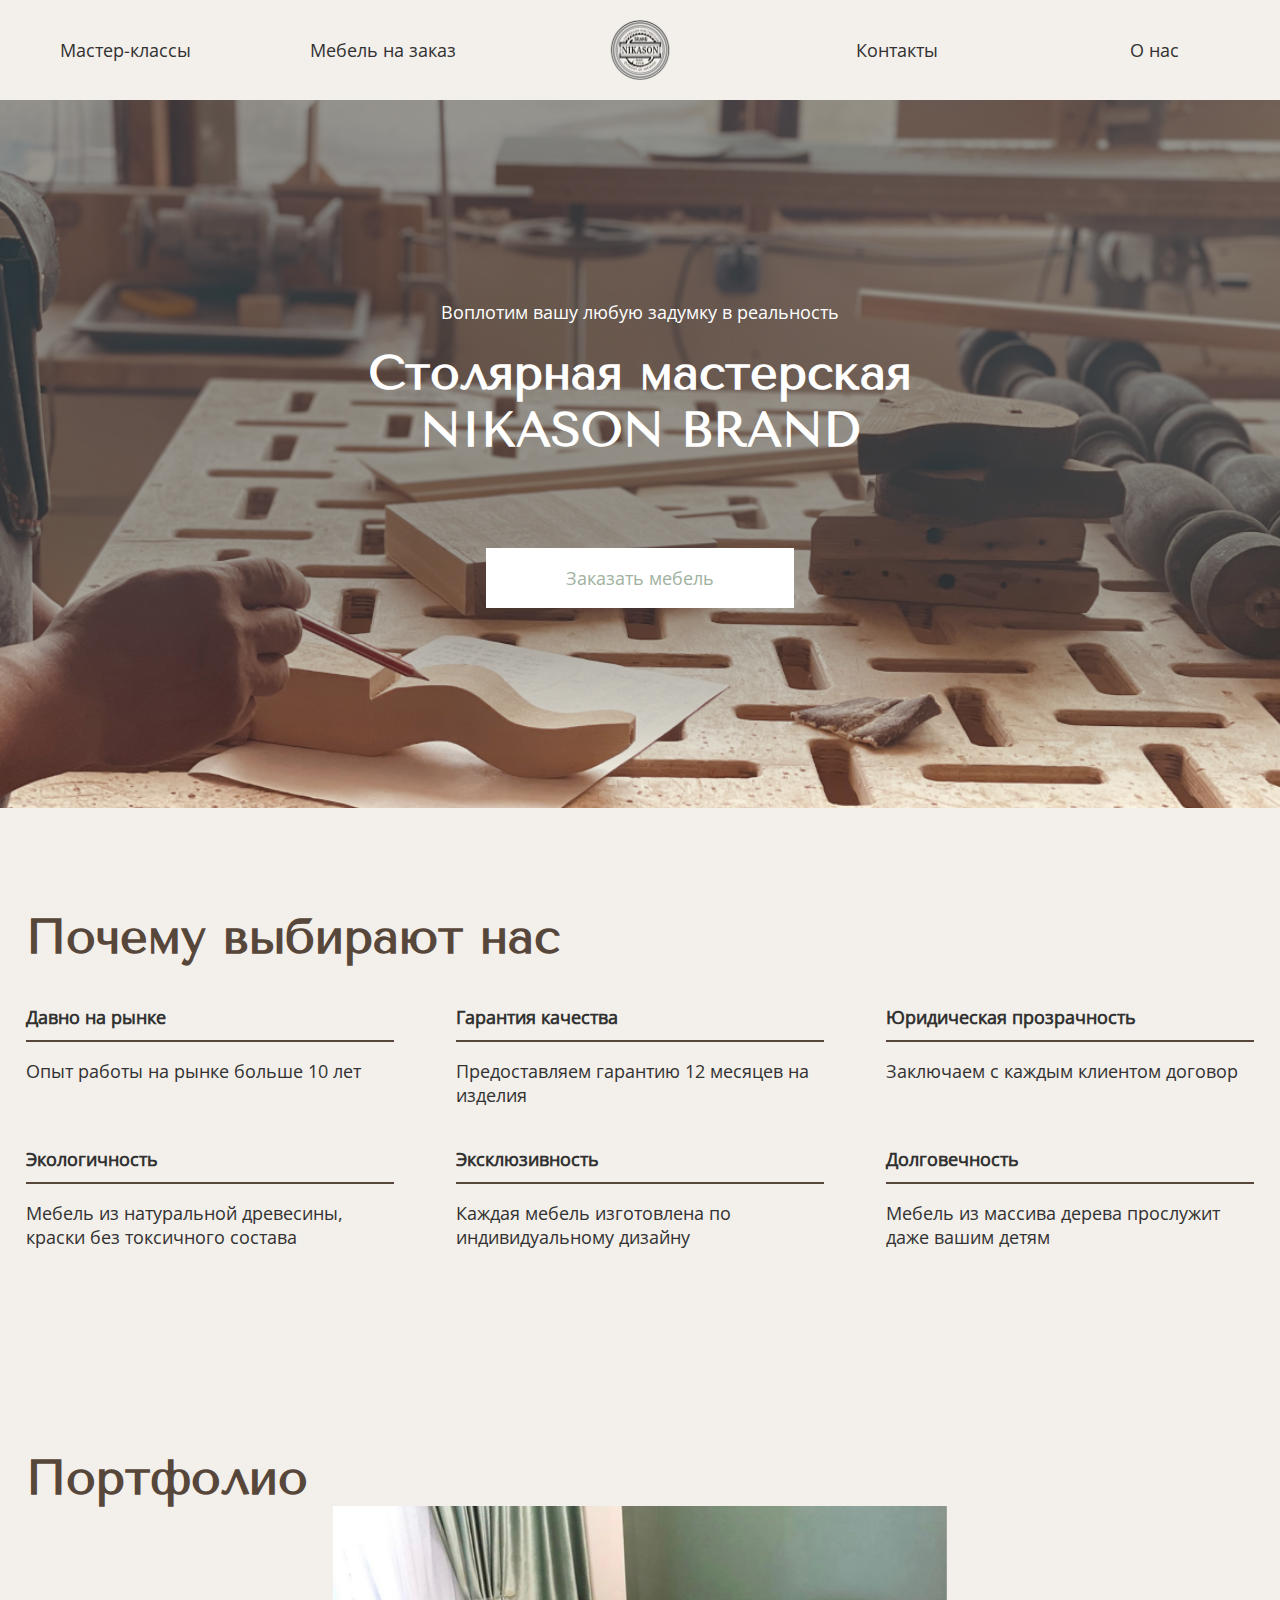
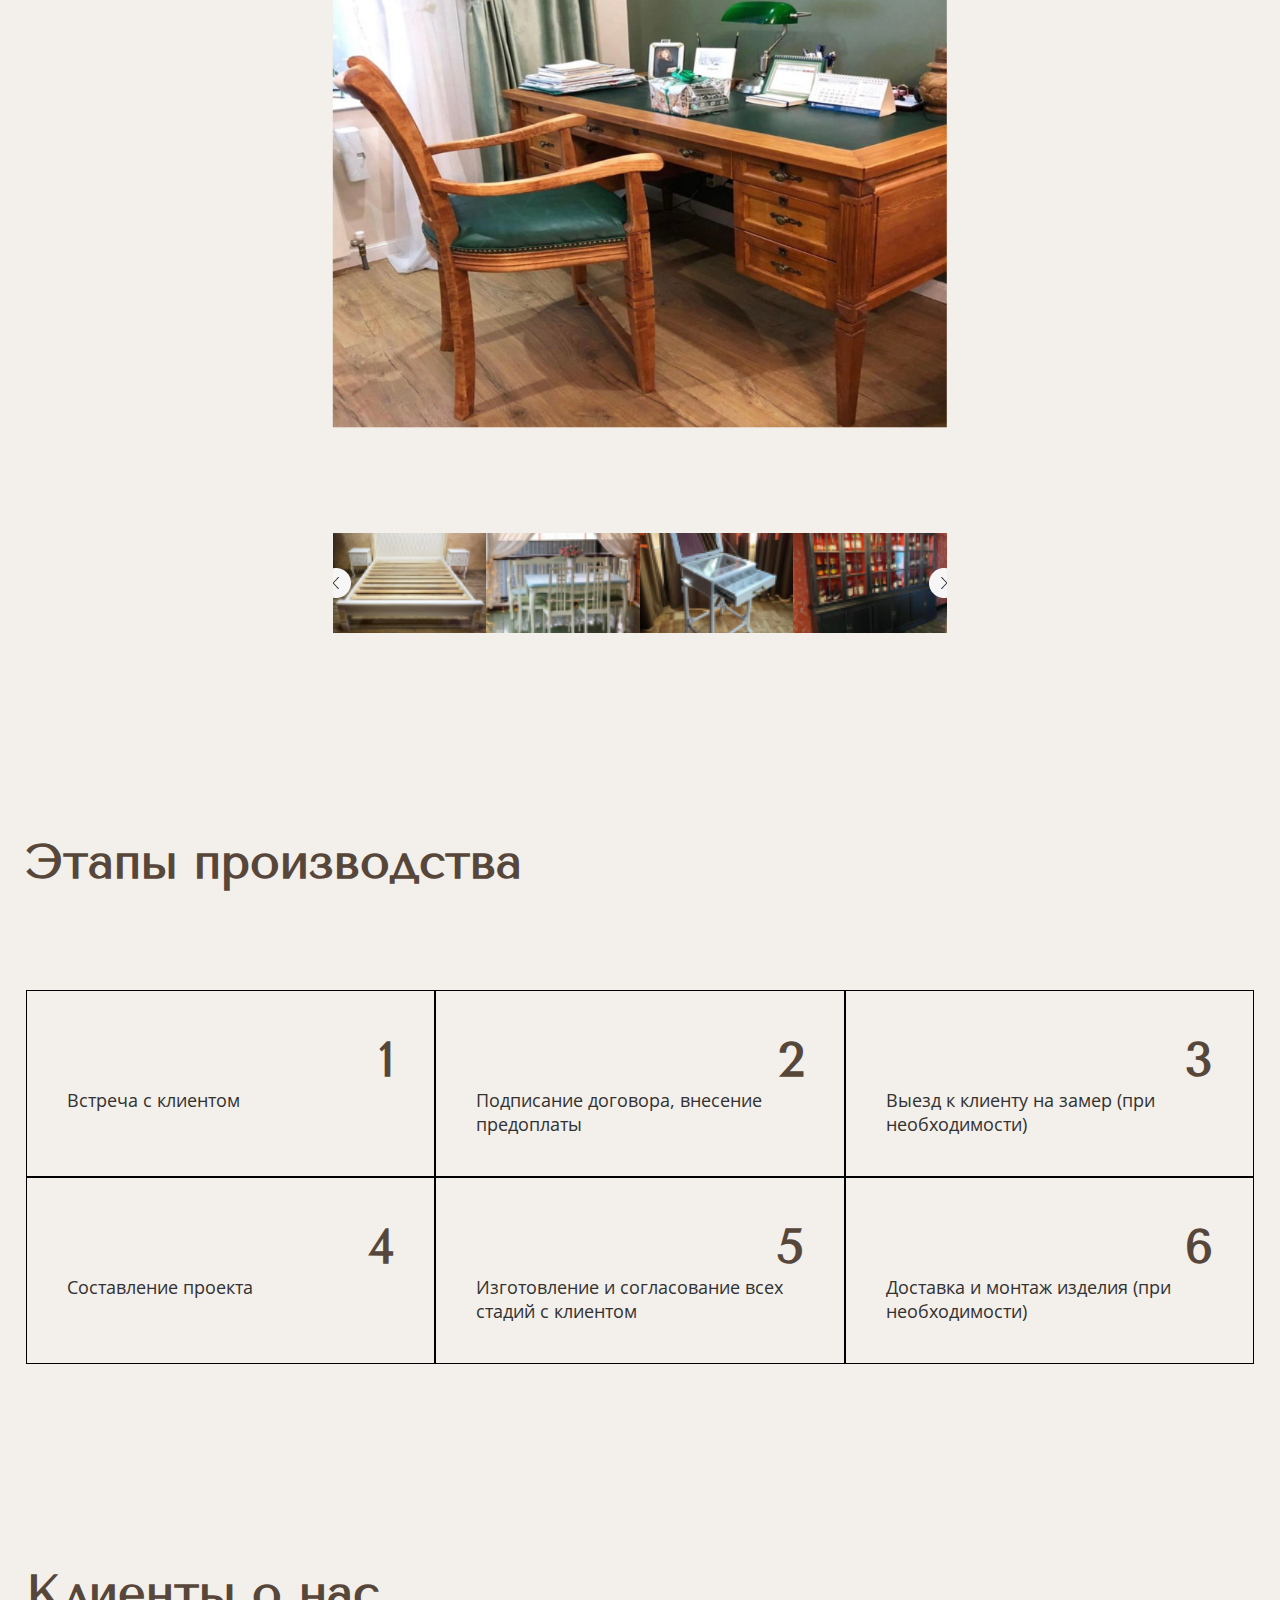
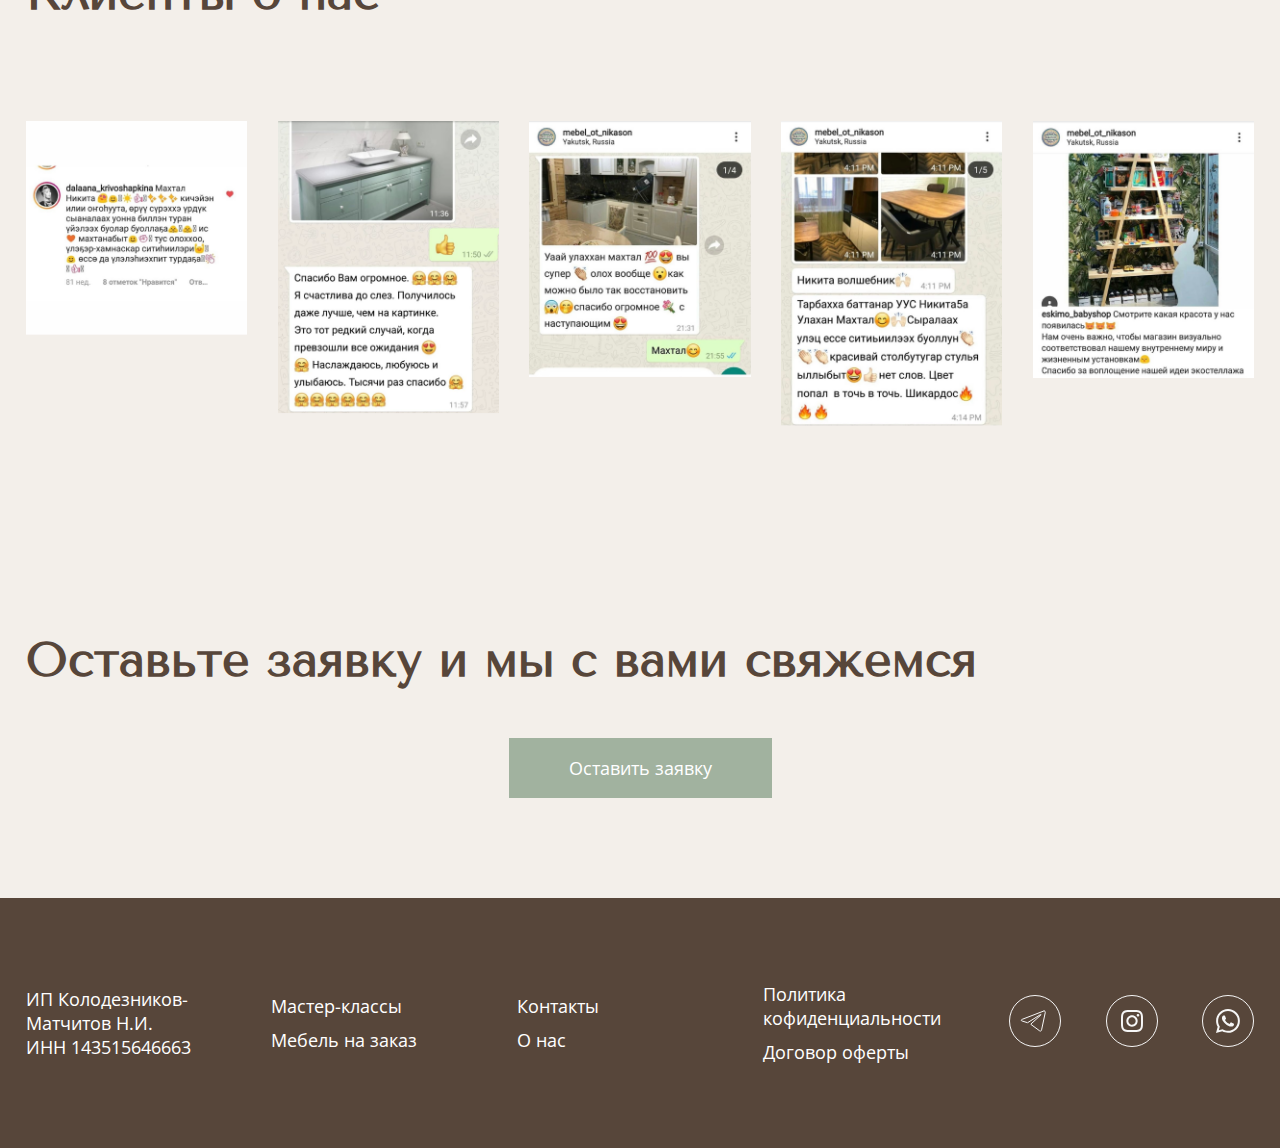
<file: nikason.ru/furniture.html>
<!DOCTYPE html>
<html lang="en">

<head>
  <meta charset="UTF-8">
  <meta http-equiv="X-UA-Compatible" content="IE=edge">
  <meta name="viewport" content="width=device-width, initial-scale=1.0">
  <meta name="Husanboy Zafarov" content="AUTHOR">
  <link rel="stylesheet" href="./css/home.css">
  <link rel="stylesheet" href="./css/home_responsive.css">
  <link rel="stylesheet" href="./css/swiper.css">
  <link rel="stylesheet" href="https://cdn.jsdelivr.net/npm/bootstrap-icons@1.10.2/font/bootstrap-icons.css">
  <title>Furniture</title>
</head>

<body>
  <!-- Header Starts -->
  <header>
    <div class="container">
      <div class="section-wrapp">
        <nav>
          <ul class="header_list">
            <li class="header_item"><a href="./master_class.html">Мастер-классы</a></li>
            <li class="header_item"><a href="./furniture.html">Мебель на заказ</a></li>
            <li class="header_item image_item"><a href="./index.html"><img src="./images/logo.svg" alt=""></a></li>
            <li class="header_item"><a href="#">Контакты</a></li>
            <li class="header_item"><a href="#">О нас</a></li>
          </ul>
        </nav>
        <div class="burger_wrapper">
          <div class="header_burger">
            <div class="line line_one"></div>
            <div class="line line_two"></div>
            <div class="line line_three"></div>
          </div>
        </div>
      </div>
    </div>
  </header>
  <!-- header Ends -->

  <main>
    <!-- Section Hero Starts -->
    <div class="section_hero_furnuture" style="background-image: url('./images/section_furniture_bg.png');">
      <div class="section-wrapp">
        <div class="container">
          <p>Воплотим вашу любую задумку в реальность</p>
          <h1>Столярная мастерская <br> NIKASON BRAND</h1>
          <form action="#">
            <button class="section_hero_furniture_btn" type="submit">Заказать мебель</button>
          </form>
        </div>
      </div>
    </div>
    <!-- Section Hero Ends -->

    <!-- Section Choose Starts -->
    <div class="section_choose">
      <div class="section-wrapp">
        <div class="container">
          <h1>Почему выбирают нас</h1>
          <ul class="section_choose_list">
            <li class="section_choose_item">
              <p class="section_choose_text_upper">Давно на рынке</p>
              <p class="section_choose_text_lower">Опыт работы на рынке больше 10 лет</p>
            </li>
            <li class="section_choose_item">
              <p class="section_choose_text_upper">Гарантия качества</p>
              <p class="section_choose_text_lower">Предоставляем гарантию 12 месяцев на изделия </p>
            </li>
            <li class="section_choose_item">
              <p class="section_choose_text_upper">Юридическая прозрачность</p>
              <p class="section_choose_text_lower">Заключаем с каждым клиентом договор</p>
            </li>
            <li class="section_choose_item">
              <p class="section_choose_text_upper">Экологичность</p>
              <p class="section_choose_text_lower">Мебель из натуральной древесины, краски без токсичного состава</p>
            </li>
            <li class="section_choose_item">
              <p class="section_choose_text_upper">Эксклюзивность</p>
              <p class="section_choose_text_lower">Каждая мебель изготовлена по индивидуальному дизайну </p>
            </li>
            <li class="section_choose_item">
              <p class="section_choose_text_upper">Долговечность</p>
              <p class="section_choose_text_lower">Мебель из массива дерева прослужит даже вашим детям</p>
            </li>
          </ul>
        </div>
      </div>
    </div>
    <!-- Section Choose Ends -->

    <!-- Section Portfolio Starts -->
    <div class="section_portfolio">
      <div class="section-wrapp">
        <div class="container">
          <h1>Портфолио</h1>
          <img class="image_placeholder" src="./images/section_portfolio_img_one.png" alt="">
          <div class="swiper_outer">
            <div class="swiper_wrapper">
              <div class="swiper">
                <div class="swiper-wrapper">
                  <div class="swiper-slide">
                    <img src="./images/section_portfolio_img_two.png" alt="">
                  </div>
                  <div class="swiper-slide">
                    <img src="./images/section_portfolio_img_three.png" alt="">
                  </div>
                  <div class="swiper-slide">
                    <img src="./images/section_portfolio_img_four.png" alt="">
                  </div>
                  <div class="swiper-slide">
                    <img src="./images/section_portfolio_img_five.png" alt="">
                  </div>
                  <div class="swiper-slide">
                    <img src="./images/section_portfolio_img_six.png" alt="">
                  </div>
                  <div class="swiper-slide">
                    <img src="./images/section_portfolio_img_seven.png" alt="">
                  </div>
                  <div class="swiper-slide">
                    <img src="./images/section_portfolio_img_eight.png" alt="">
                  </div>
                </div>
                <div class="swiper-button-prev">
                  <img src="./images/section_portfolio_swiper_prev.png" alt="">
                </div>
                <div class="swiper-button-next">
                  <img src="./images/section_portfolio_swiper_next.png" alt="">
                </div>
              </div>
            </div>
          </div>
        </div>
      </div>
    </div>
    <!-- Section Portfolio Ends -->

    <!-- Section Step Starts -->
    <div class="section_step">
      <div class="section-wrapp">
        <div class="container">
          <h1>Этапы производства</h1>
          <ul class="section_step_list">
            <li class="section_step_item">
              <h1>1</h1>
              <p>Встреча с клиентом</p>
            </li>
            <li class="section_step_item">
              <h1>2</h1>
              <p>Подписание договора, внесение предоплаты</p>
            </li>
            <li class="section_step_item">
              <h1>3</h1>
              <p>Выезд к клиенту на замер (при необходимости)</p>
            </li>
            <li class="section_step_item">
              <h1>4</h1>
              <p>Составление проекта</p>
            </li>
            <li class="section_step_item">
              <h1>5</h1>
              <p>Изготовление и согласование всех стадий с клиентом</p>
            </li>
            <li class="section_step_item">
              <h1>6</h1>
              <p>Доставка и монтаж изделия (при необходимости)</p>
            </li>
          </ul>
        </div>
      </div>
    </div>
    <!-- Section Step Ends -->

    <!-- Section Clients Starts -->
    <div class="section_clients">
      <div class="section-wrapp">
        <div class="container">
          <h1>Клиенты о нас</h1>
          <ul class="section_clients_list">
            <li class="section_clients_item"><img src="./images/section_clients_img_one.png" alt=""></li>
            <li class="section_clients_item"><img src="./images/section_clients_img_two.png" alt=""></li>
            <li class="section_clients_item"><img src="./images/section_clients_img_three.png" alt=""></li>
            <li class="section_clients_item"><img src="./images/section_clients_img_four.png" alt=""></li>
            <li class="section_clients_item"><img src="./images/section_clients_img_five.png" alt=""></li>
          </ul>
        </div>
      </div>
    </div>
    <!-- Section Clients Ends -->

    <!-- Section Form Starts -->
    <div class="section_form">
      <div class="section-wrapp">
        <div class="container">
          <h1>Оставьте заявку и мы с вами свяжемся</h1>
          <div class="form_wrapper">
            <form class="my_form" enctype="multipart/form-data">
              <label for="name">Your Name</label>
              <input type="text" required id="name" name="name">
              <label for="number">Your Number</label>
              <input type="number" required id="number" name="number">
              <label for="input_image">Image</label>
              <input required type="file" id="input_image" name="image">
              <button class="form_btn" type="submit">Отправить</button>
            </form>
          </div>
          <div class="message_for_user" style="display:none;">
            Отправлено
          </div>
          <center>
            <button class="opener_btn">Оставить заявку</button>
          </center>
        </div>
      </div>
    </div>
    <!-- Section Form Ends -->
  </main>

  <!-- Footer Starts -->
  <footer>
    <div class="section-wrapp">
      <div class="container">
        <ul class="footer_list">
          <li class="footer_item">
            <p>ИП Колодезников-Матчитов Н.И. <br>
              ИНН 143515646663</p>
          </li>
          <li class="footer_item">
            <p><a href="./master_class.html">Мастер-классы</a></p>
            <p><a href="./furniture.html">Мебель на заказ</a></p>
          </li>
          <li class="footer_item">
            <p><a href="#">Контакты</a></p>
            <p><a href="#">О нас</a></p>
          </li>
          <li class="footer_item">
            <p><a href="#">Политика кофиденциальности</a></p>
            <p><a href="#">Договор оферты</a></p>
          </li>
          <li class="footer_item">
            <ul class="footer_socials">
              <li class="footer_socails_item">
                <a href="#">
                  <img src="./images/footer_tg_icon.svg" alt="">
                </a>
              </li>
              <li class="footer_socails_item">
                <a href="#">
                  <img src="./images/footer_inst_icon.svg" alt="">
                </a>
              </li>
              <li class="footer_socails_item">
                <a href="#">
                  <img src="./images/footer_whatsup_icon.svg" alt="">
                </a>
              </li>
            </ul>
          </li>
        </ul>
      </div>
    </div>
  </footer>
  <!-- Footer Ends -->

  <script src="./js/main.js"></script>
  <script src="./js/swiper.min.js"></script>
  <script src="./js/swiper_settings.js"></script>
</body>

</html>
</file>
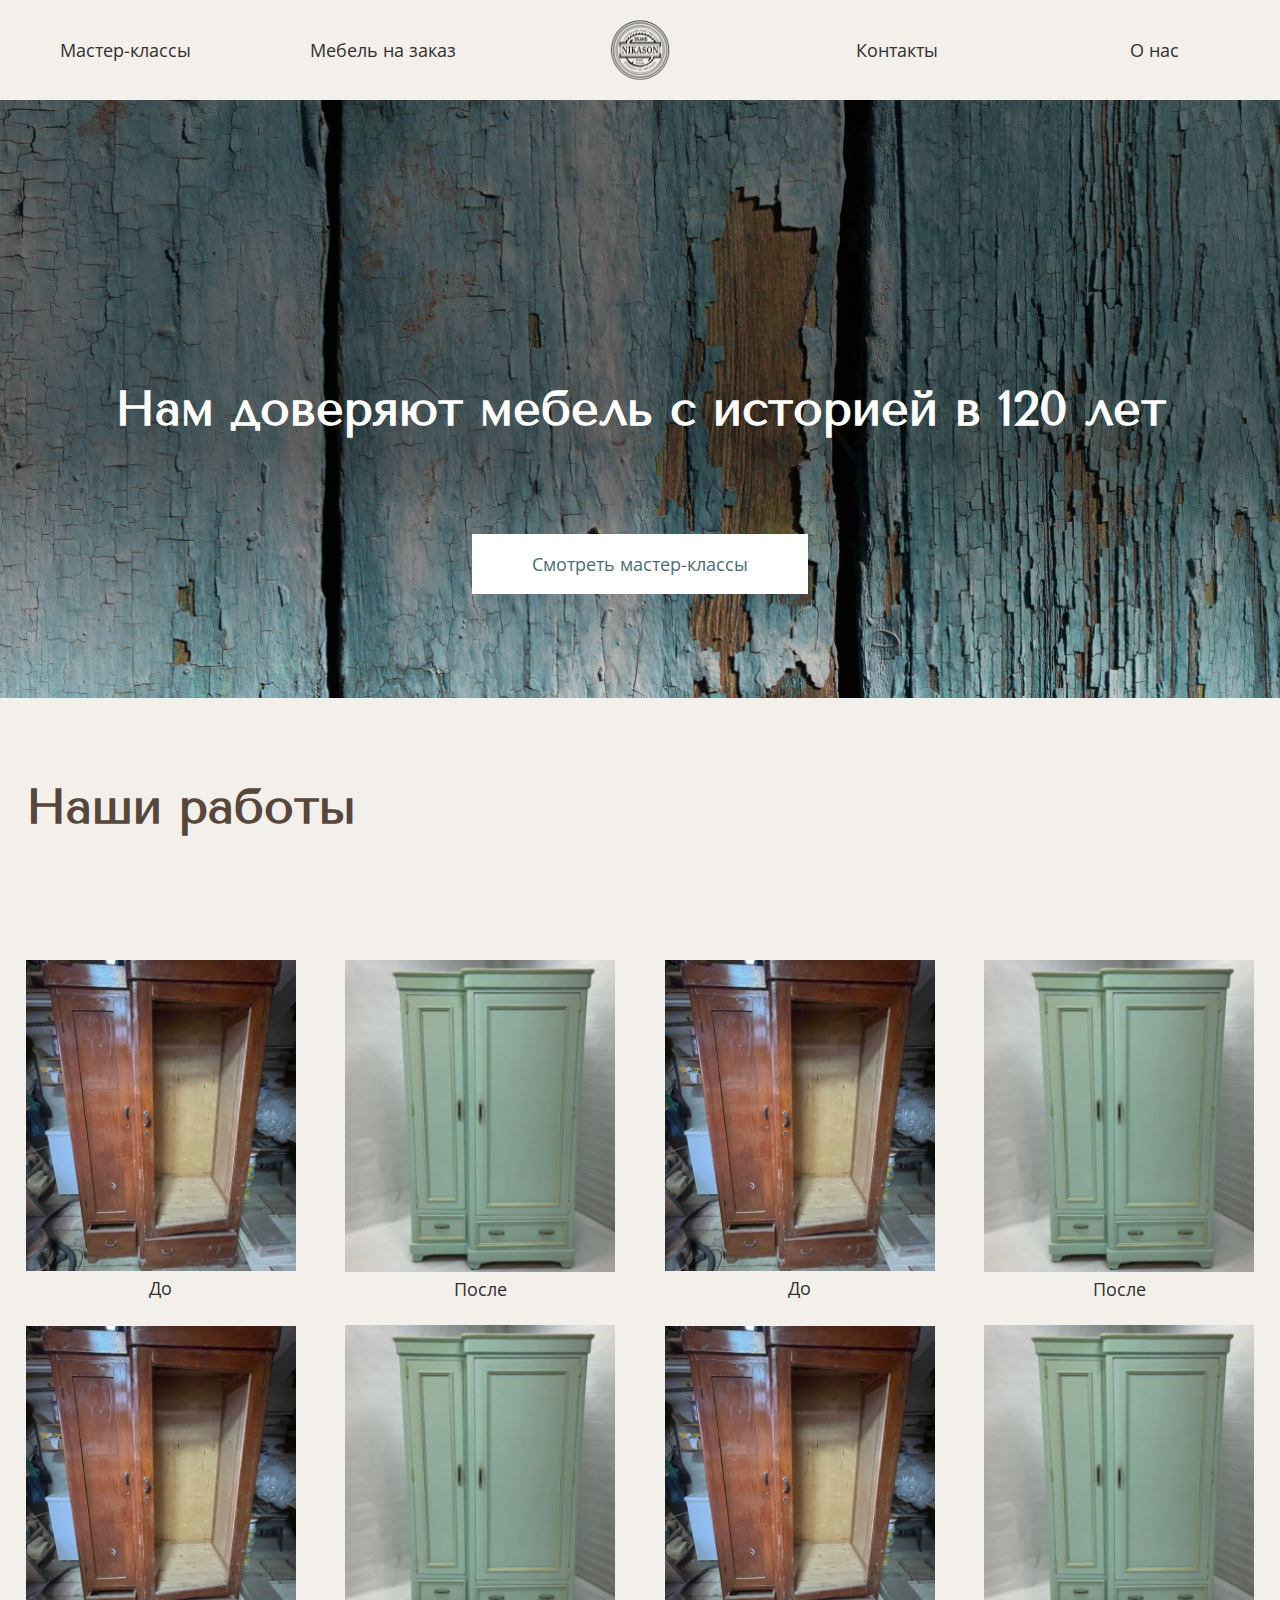
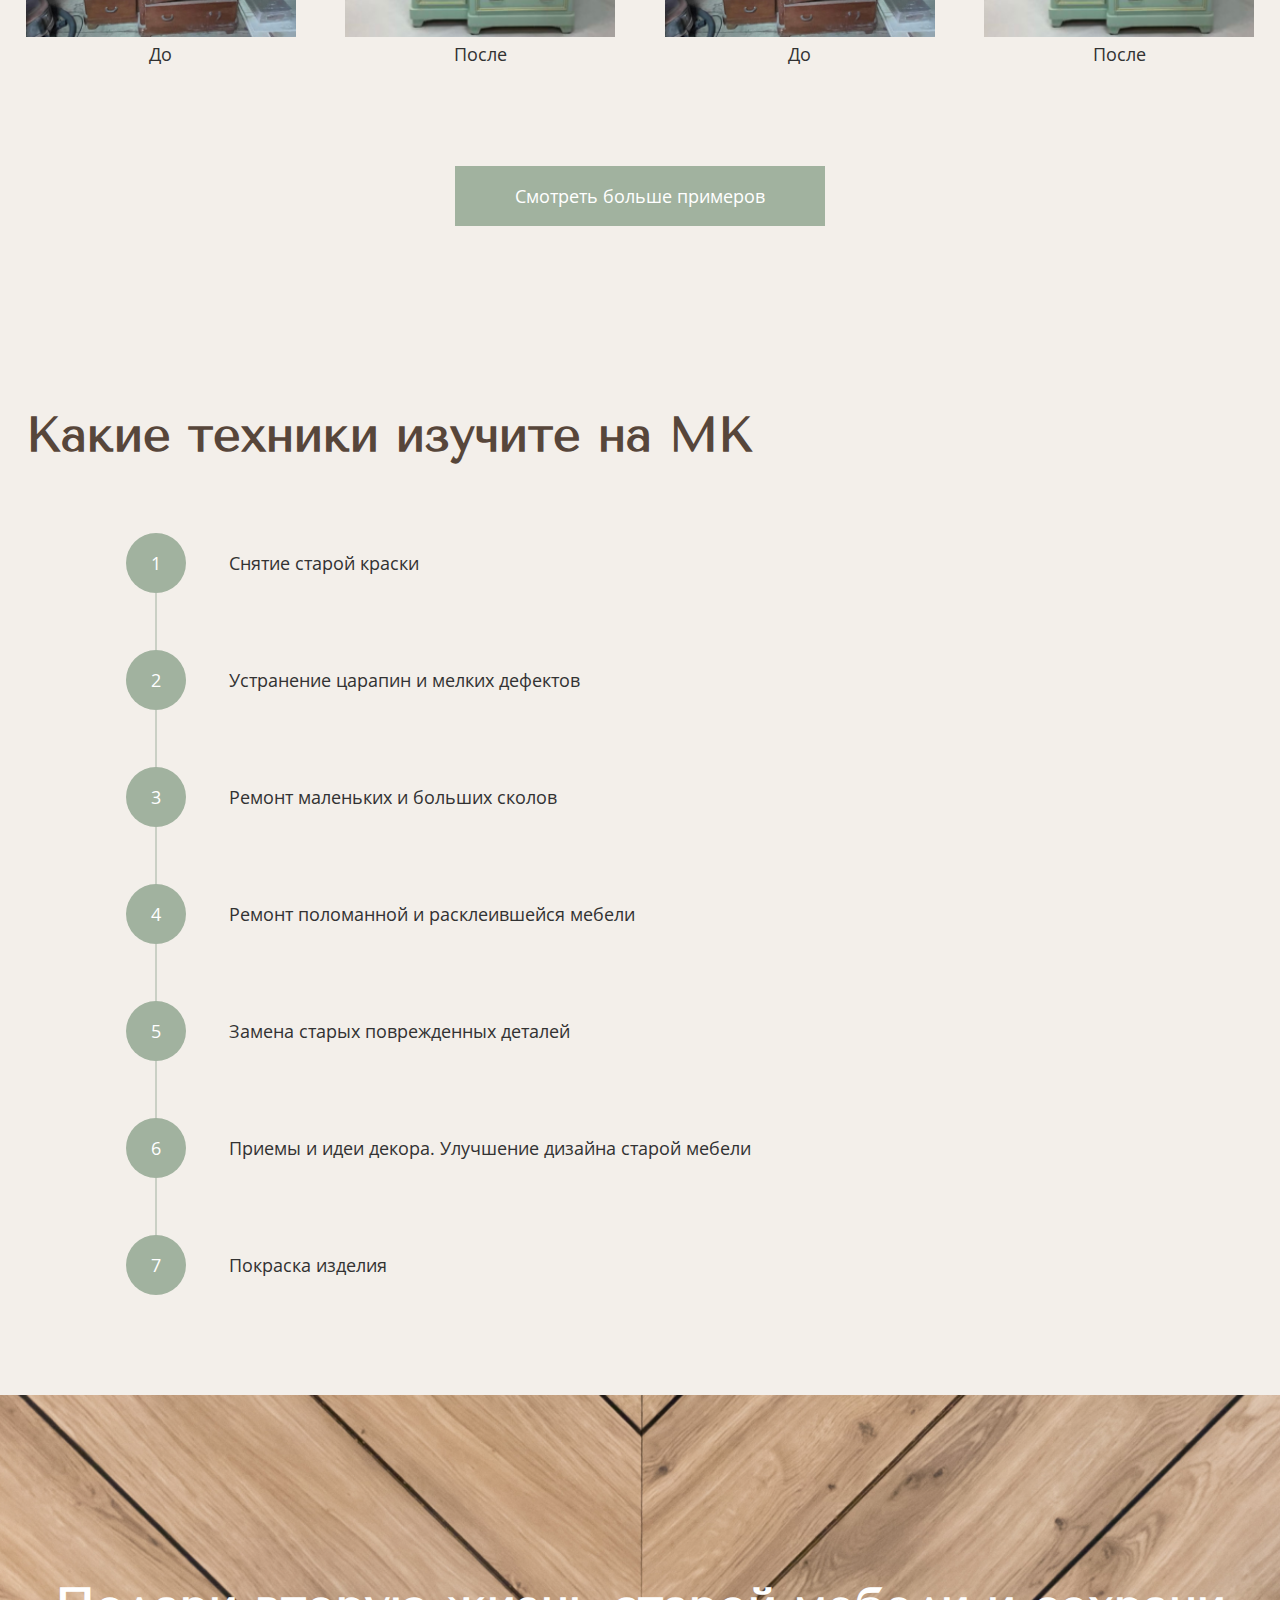
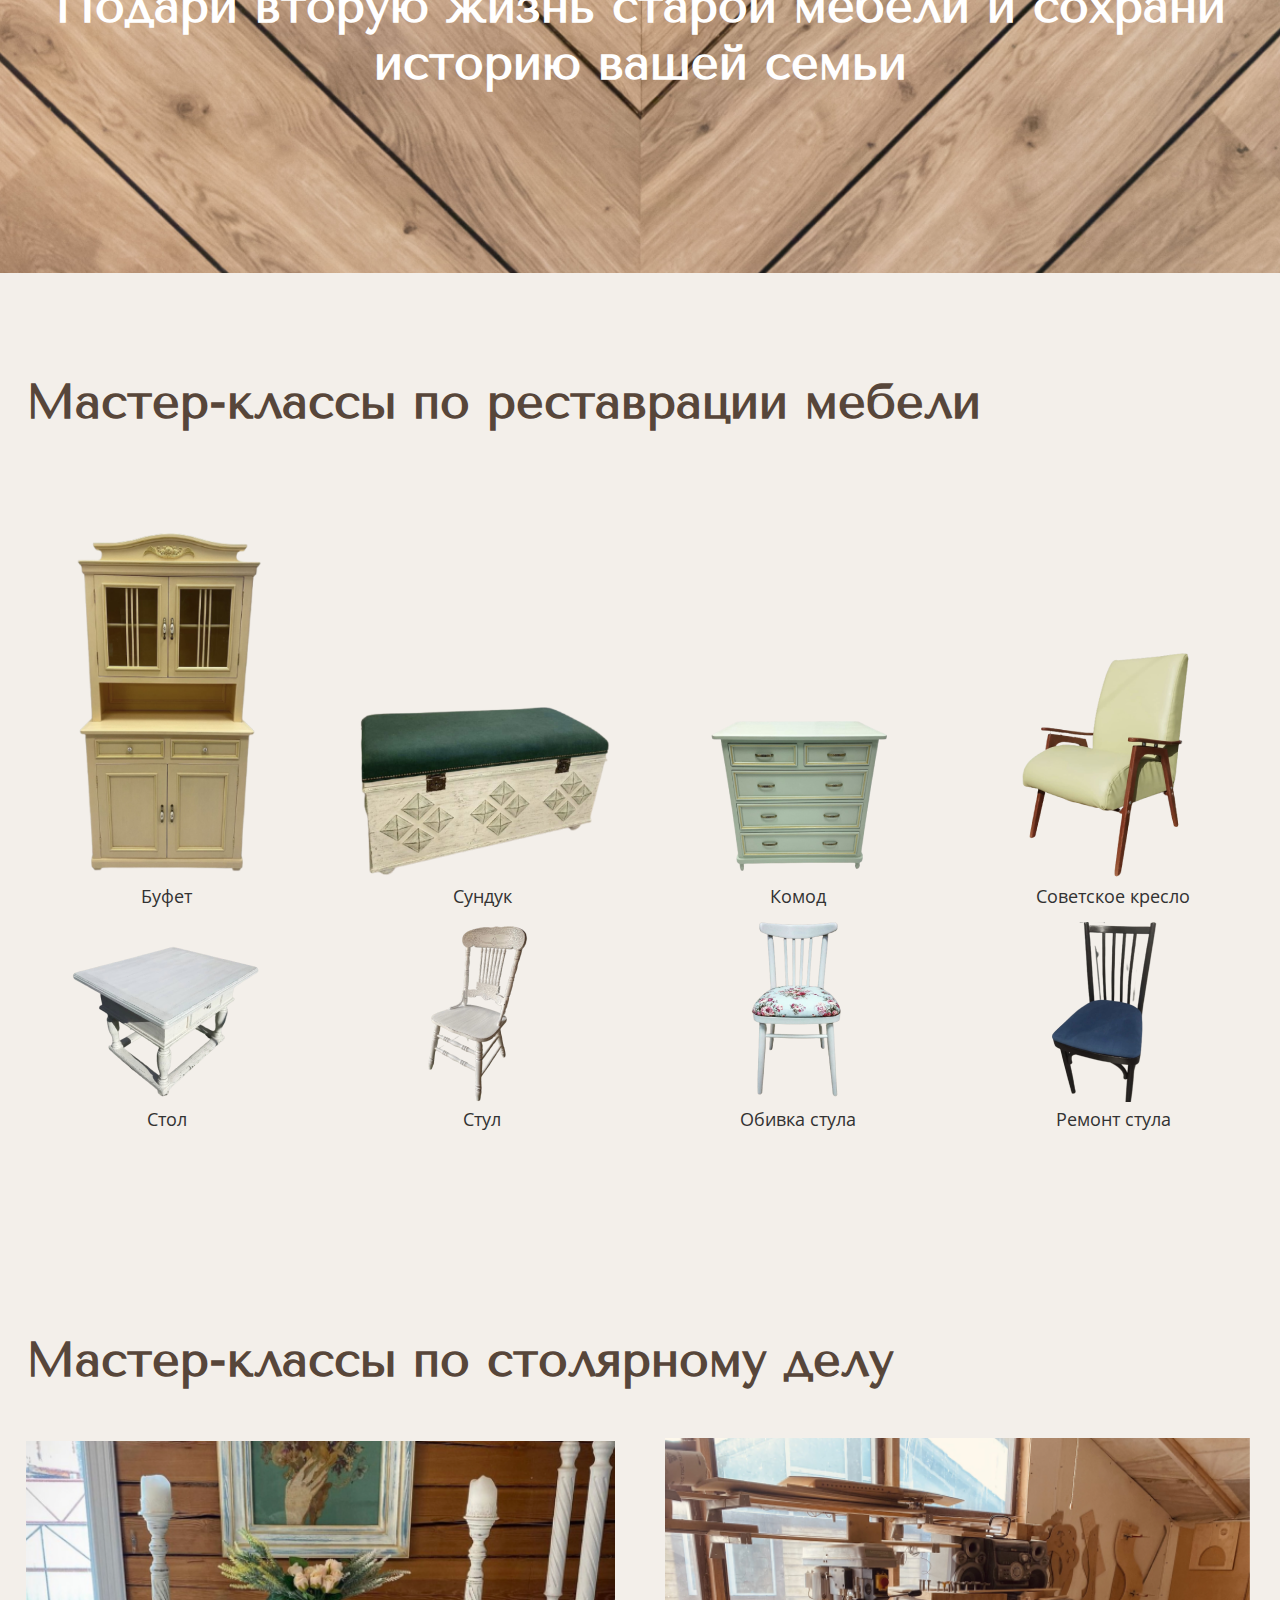
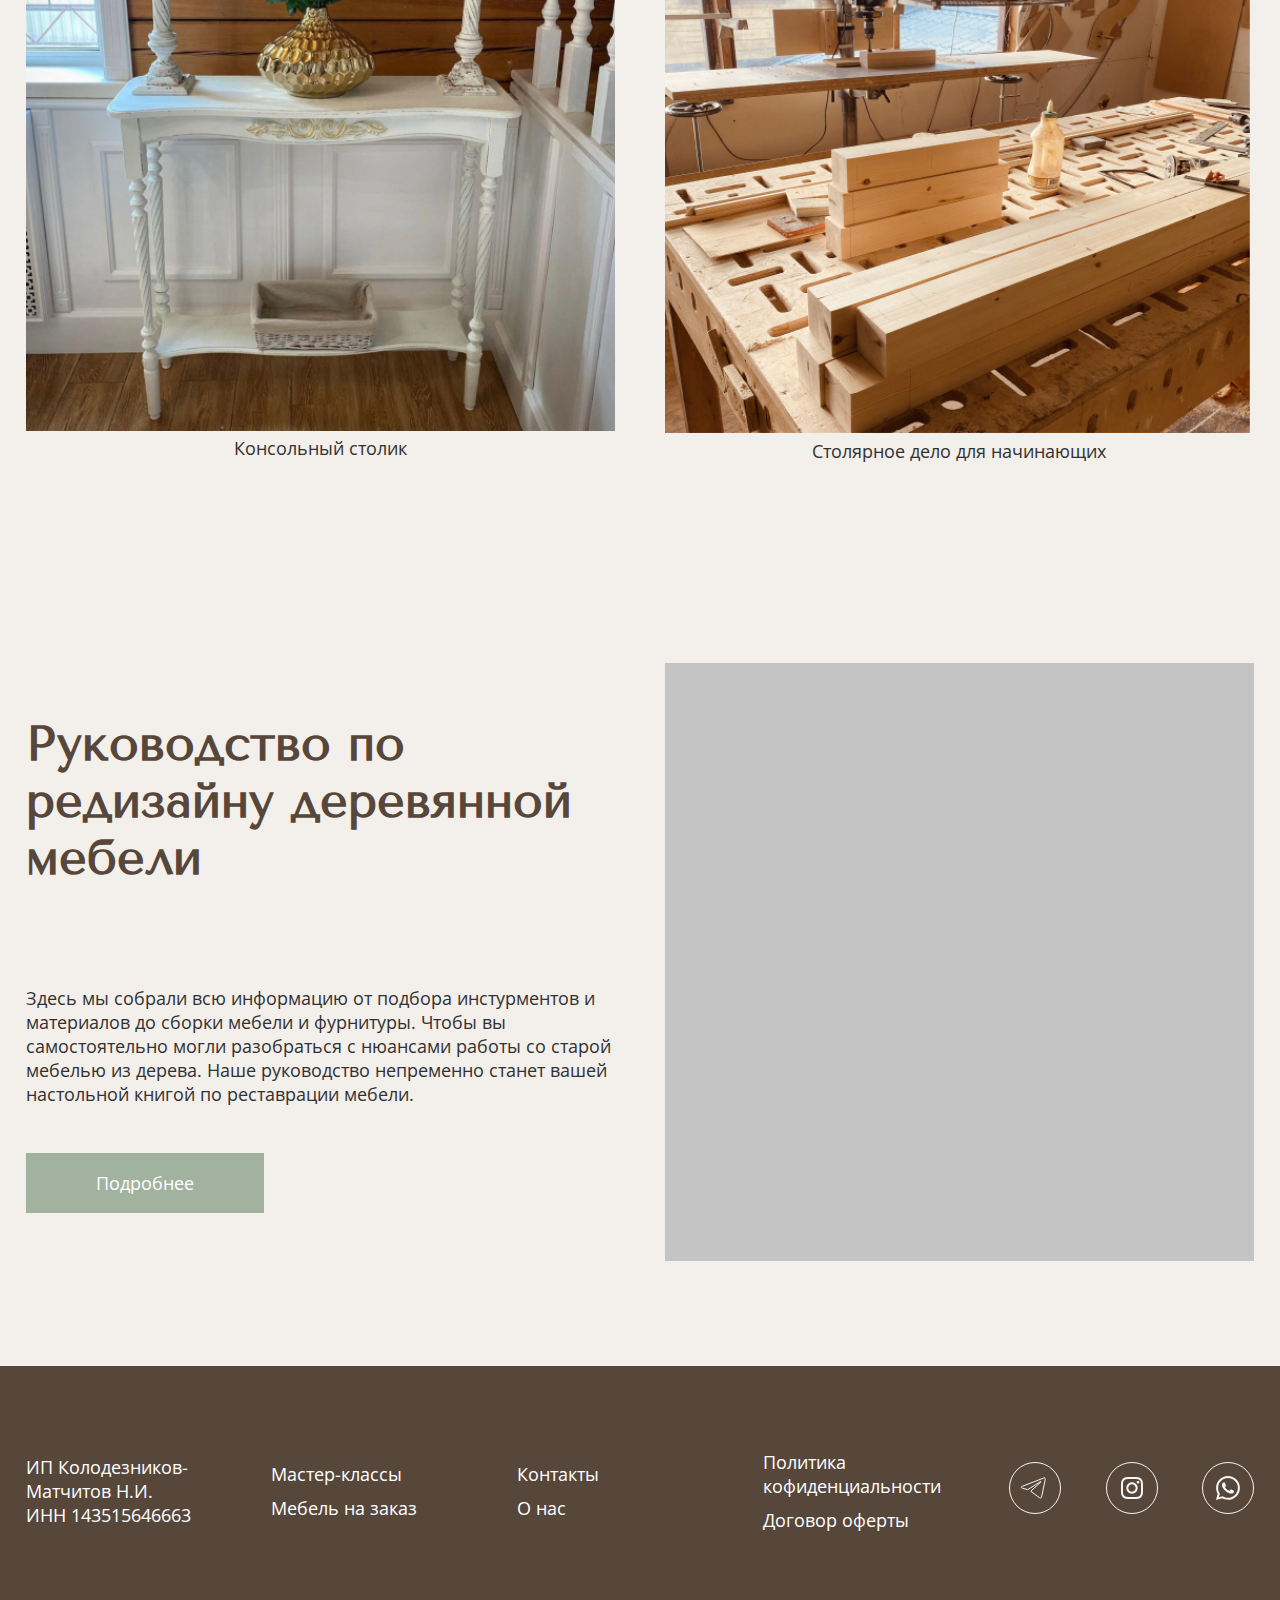
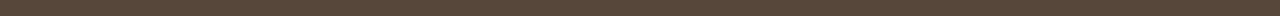
<file: nikason.ru/master_class.html>
<!DOCTYPE html>
<html lang="en">

<head>
  <meta charset="UTF-8">
  <meta http-equiv="X-UA-Compatible" content="IE=edge">
  <meta name="viewport" content="width=device-width, initial-scale=1.0">
  <meta name="Husanboy Zafarov" content="AUTHOR">
  <link rel="stylesheet" href="./css/home.css">
  <link rel="stylesheet" href="./css/home_responsive.css">
  <link rel="stylesheet" href="./css/swiper.css">
  <link rel="stylesheet" href="https://cdn.jsdelivr.net/npm/bootstrap-icons@1.10.2/font/bootstrap-icons.css">
  <title>Master Class</title>
</head>

<body>
  <!-- Header Starts -->
  <header>
    <div class="container">
      <div class="section-wrapp">
        <nav>
          <ul class="header_list">
            <li class="header_item"><a href="./master_class.html">Мастер-классы</a></li>
            <li class="header_item"><a href="./furniture.html">Мебель на заказ</a></li>
            <li class="header_item image_item"><a href="./index.html"><img src="./images/logo.svg" alt=""></a></li>
            <li class="header_item"><a href="#">Контакты</a></li>
            <li class="header_item"><a href="#">О нас</a></li>
          </ul>
        </nav>
        <div class="burger_wrapper">
          <div class="header_burger">
            <div class="line line_one"></div>
            <div class="line line_two"></div>
            <div class="line line_three"></div>
          </div>
        </div>
      </div>
    </div>
  </header>
  <!-- header Ends -->

  <main>
    <!-- Section Hero Starts -->
    <div class="section_hero_master_class" style="background-image: url('./images/master_class_hero_img.png');">
      <div class="section-wrapp">
        <div class="container">
          <h1 class="section_hero_master_class_heading">Нам доверяют мебель с историей в 120 лет</h1>
          <button class="section_hero_master_class_btn">Смотреть мастер-классы</button>
        </div>
      </div>
    </div>
    <!-- Section Hero Ends -->

    <!-- Section Our Works Starts -->
    <div class="section_our_works">
      <div class="section-wrapp">
        <div class="container">
          <h1>Наши работы</h1>
          <ul class="section_our_works_list">
            <li class="section_our_works_item">
              <img src="./images/section_our_works_before_img_one.png" alt="">
              <p>До</p>
            </li>
            <li class="section_our_works_item">
              <img src="./images/section_our_works_after_img_one.png" alt="">
              <p>После</p>
            </li>
            <li class="section_our_works_item">
              <img src="./images/section_our_works_before_img_one.png" alt="">
              <p>До</p>
            </li>
            <li class="section_our_works_item">
              <img src="./images/section_our_works_after_img_one.png" alt="">
              <p>После</p>
            </li>
            <li class="section_our_works_item">
              <img src="./images/section_our_works_before_img_one.png" alt="">
              <p>До</p>
            </li>
            <li class="section_our_works_item">
              <img src="./images/section_our_works_after_img_one.png" alt="">
              <p>После</p>
            </li>
            <li class="section_our_works_item">
              <img src="./images/section_our_works_before_img_one.png" alt="">
              <p>До</p>
            </li>
            <li class="section_our_works_item">
              <img src="./images/section_our_works_after_img_one.png" alt="">
              <p>После</p>
            </li>
          </ul>
          <center>
            <form action="#">
              <button type="submit" class="section_our_works_btn">Смотреть больше примеров</button>
            </form>
          </center>
        </div>
      </div>
    </div>
    <!-- Section Our Works Ends -->

    <!-- Section Explore Starts -->
    <div class="section_explore">
      <div class="section-wrapper">
        <div class="container">
          <h1>Какие техники изучите на МК</h1>
          <ul class="section_explore_list">
            <li class="section_explore_item"><span>1</span>
              <p>Снятие старой краски</p>
            </li>
            <li class="section_explore_item"><span>2</span>
              <p>Устранение царапин и мелких дефектов</p>
            </li>
            <li class="section_explore_item"><span>3</span>
              <p>Ремонт маленьких и больших сколов</p>
            </li>
            <li class="section_explore_item"><span>4</span>
              <p>Ремонт поломанной и расклеившейся мебели</p>
            </li>
            <li class="section_explore_item"><span>5</span>
              <p>Замена старых поврежденных деталей</p>
            </li>
            <li class="section_explore_item"><span>6</span>
              <p>Приемы и идеи декора. Улучшение дизайна старой мебели</p>
            </li>
            <li class="section_explore_item"><span>7</span>
              <p>Покраска изделия</p>
            </li>
          </ul>
        </div>
      </div>
    </div>
    <!-- Section Explore Ends -->

    <!-- Section History Starts -->
    <div class="section_history" style="background-image: url('./images/section_history.png');">
      <div class="section-wrapp">
        <div class="container">
          <h1 class="section_history_heading">Подари вторую жизнь старой мебели и сохрани историю вашей семьи</h1>
        </div>
      </div>
    </div>
    <!-- Section History Ends -->

    <!-- Section Restoration Starts -->
    <div class="section_restoration">
      <div class="section-wrapp">
        <div class="container">
          <h1>Мастер-классы по реставрации мебели</h1>
          <ul class="section_restoration_list">
            <li class="section_restoration_item">
              <img src="./images/section_restoration_img_one.png" alt="">
              <p>Буфет</p>
            </li>
            <li class="section_restoration_item">
              <img src="./images/section_restoration_img_two.png" alt="">
              <p>Сундук</p>
            </li>
            <li class="section_restoration_item">
              <img src="./images/section_restoration_img_three.png" alt="">
              <p>Комод</p>
            </li>
            <li class="section_restoration_item">
              <img src="./images/section_restoration_img_four.png" alt="">
              <p>Советское кресло</p>
            </li>
            <li class="section_restoration_item">
              <img src="./images/section_restoration_img_five.png" alt="">
              <p>Стол</p>
            </li>
            <li class="section_restoration_item">
              <img src="./images/section_restoration_img_six.png" alt="">
              <p>Стул</p>
            </li>
            <li class="section_restoration_item">
              <img src="./images/section_restoration_img_seven.png" alt="">
              <p>Обивка стула</p>
            </li>
            <li class="section_restoration_item">
              <img src="./images/section_restoration_img_eigth.png" alt="">
              <p>Ремонт стула</p>
            </li>
          </ul>
        </div>
      </div>
    </div>
    <!-- Section Restoration Starts -->

    <!-- Section Carpentry Starts -->
    <div class="section_carpentry">
      <div class="section-wrapp">
        <div class="container">
          <h1>Мастер-классы по столярному делу</h1>
          <ul class="section_carpentry_list">
            <li class="section_carpentry_item">
              <img src="./images/section_carpentry_img_one.png" alt="">
              <p>Консольный столик</p>
            </li>
            <li class="section_carpentry_item">
              <img src="./images/section_carpentry_img_two.png" alt="">
              <p>Столярное дело для начинающих</p>
            </li>
          </ul>
        </div>
      </div>
    </div>
    <!-- Section Carpentry Ends -->

    <!-- Section Redesign Starts -->
    <div class="section_redesign">
      <div class="section-wrapp">
        <div class="container">
          <ul class="section_redesign_list">
            <li class="section_redesign_item">
              <h1>Руководство по редизайну деревянной мебели</h1>
              <img src="./images/section_redesign_img.png" alt="">
              <p>Здесь мы собрали всю информацию от подбора инстурментов и материалов до сборки мебели и фурнитуры.
                Чтобы вы
                самостоятельно могли разобраться с нюансами работы со старой мебелью из дерева. Наше руководство
                непременно станет вашей
                настольной книгой по реставрации мебели.</p>
              <a href="#">
                <button class="section_redesign_btn">Подробнее</button>
              </a>
            </li>
            <li class="section_redesign_item">
              <img src="./images/section_redesign_img.png" alt="">
            </li>
          </ul>
        </div>
      </div>
    </div>
    <!-- Section Redesign Ends -->
  </main>

  <!-- Footer Starts -->
  <footer>
    <div class="section-wrapp">
      <div class="container">
        <ul class="footer_list">
          <li class="footer_item">
            <p>ИП Колодезников-Матчитов Н.И. <br>
              ИНН 143515646663</p>
          </li>
          <li class="footer_item">
            <p><a href="./master_class.html">Мастер-классы</a></p>
            <p><a href="./furniture.html">Мебель на заказ</a></p>
          </li>
          <li class="footer_item">
            <p><a href="#">Контакты</a></p>
            <p><a href="#">О нас</a></p>
          </li>
          <li class="footer_item">
            <p><a href="#">Политика кофиденциальности</a></p>
            <p><a href="#">Договор оферты</a></p>
          </li>
          <li class="footer_item">
            <ul class="footer_socials">
              <li class="footer_socails_item">
                <a href="#">
                  <img src="./images/footer_tg_icon.svg" alt="">
                </a>
              </li>
              <li class="footer_socails_item">
                <a href="#">
                  <img src="./images/footer_inst_icon.svg" alt="">
                </a>
              </li>
              <li class="footer_socails_item">
                <a href="#">
                  <img src="./images/footer_whatsup_icon.svg" alt="">
                </a>
              </li>
            </ul>
          </li>
        </ul>
      </div>
    </div>
  </footer>
  <!-- Footer Ends -->

  <script src="./js/main.js"></script>
  <script src="./js/swiper.min.js"></script>
  <script src="./js/swiper_settings.js"></script>
</body>

</html>
</file>
<file: Hakathon/css/style.css>
@font-face {
  font-family: 'Poppins Regular';
  src: url('../fonts/Poppins-Regular.ttf');
}

@font-face {
  font-family: 'Poppins Medium';
  src: url('../fonts/Poppins-Medium.ttf');
}

@font-face {
  font-family: 'Poppins Bold';
  src: url('../fonts/Poppins-Bold.ttf');
}

* {
  margin: 0;
  padding: 0;
  list-style-type: none;
  text-decoration: none;
  box-sizing: border-box;
  font-family: 'Poppins Medium';
  transition: all 0.5s ease;
  scroll-behavior: smooth;
}

:root {
  --color-brown: #3C2D2B;
  --color-white: #FFF;
  --color-gray: #D6CED1;
  --color-yellow: #FFDF00;
  --color-blue: #2F80ED;
  --color-gradient-blue: linear-gradient(263.14deg, #85B6FF -18.05%, rgba(133, 182, 255, 0.69) 100%);
  --color-nav-link: #98CBF5;
  --size-heading-big: 150px;
  --size-heading: 50px;
  --size-heading-small: 36px;
  --size-text-big: 22px;
  --size-text: 20px;
  --size-text: 18px;
}

::-webkit-scrollbar {
  width: 10px;
}

::-webkit-scrollbar-track {
  border-radius: 10px;
  background: transparent;
}

::-webkit-scrollbar-thumb {
  background: var(--color-blue);
  border-radius: 10px;
}

.section-wrapp {
  position: relative;
}

.container {
  max-width: 1400px;
  padding: 0 2%;
  margin: 0 auto;
}

body {
  background: var(--color-brown);
}

button {
  outline: none;
}

h1 {
  font-family: 'Poppins Bold';
}

header {
  position: sticky;
  top: 0;
  left: 0;
  padding: 56px 0;
  z-index: 100;
  background: var(--color-brown);
}

header.scroll {
  padding: 26px 0;
}

.header_navbar {
  display: flex;
  justify-content: center;
  align-items: center;
  position: relative;
  z-index: 100;
}

.header_navbar_item a {
  color: var(--color-gray);
  white-space: nowrap;
}

.header_navbar_item {
  padding: 0 20px;
}

.header_navbar_item:hover a {
  color: var(--color-nav-link);
}

.header_burger {
  position: relative;
  display: none;
  z-index: 1000;
}

.header_line {
  position: fixed;
  top: 0;
  left: 0;
  height: 8px;
  background: var(--color-blue);
  width: 0;
  z-index: 10;
  transition: width 0.3s ease;
}

.line {
  width: 40px;
  height: 3px;
  background: var(--color-white);
}

.line:nth-child(1) {
  position: relative;
  top: -5px;
}

.line:nth-child(1).opened {
  top: 3px;
}

.line:nth-child(3).opened {
  top: -3px;
}

.line:nth-child(3) {
  position: relative;
  top: 5px;
}

.burger_wrapper {
  display: flex;
  justify-content: end;
}

.section_hero {
  position: relative;
}

.section_hero_list {
  display: flex;
  justify-content: space-between;
}

.section_hero_item:nth-child(1) {
  width: 70%;
  position: relative;
  z-index: 10;
}

.section_hero_item:nth-child(2) {
  width: 30%;
  position: relative;
  z-index: 1;
}

.section_hero_item:nth-child(2) img {
  width: 100%;
}

.section_hero_heading {
  font-size: var(--size-heading-big);
  color: var(--color-white);
  line-height: 80%;
}

.section_hero {
  padding-bottom: 100px;
}

.section_hero_text {
  margin-top: 34px;
  margin-bottom: 90px;
  color: var(--color-gray);
  font-family: 'Poppins Bold';
  font-size: var(--size-text-big);
}

.section_hero_btn {
  padding: 27px 43px;
  font-size: var(--size-text-big);
  font-family: 'Poppins Bold';
  border-radius: 10px;
  outline: none;
  border: none;
  color: var(--color-white);
  background: var(--color-gradient-blue);
  cursor: pointer;
}

.section_hero_btn:hover {
  transform: scale(0.9);
}

.section_min_about {
  padding: 100px 0;
}

.heading {
  text-align: center;
  color: var(--color-white);
  display: flex;
  justify-content: center;
  align-items: center;
  font-size: var(--size-heading);
}

.number_span {
  display: flex;
  justify-content: center;
  align-items: center;
  height: 100px;
  min-width: 100px;
  background: var(--color-blue);
  border-radius: 50%;
  font-family: 'Poppins Medium' !important;
  margin-right: 25px;
  font-size: var(--size-heading-small);
  color: var(--color-white);
}

.section_min_about_list {
  display: flex;
  justify-content: space-between;
  align-items: center;
}

.section_min_about_item {
  position: relative;
}

.section_min_about_item h1 {
  font-size: 230px;
  color: #A4A4A480;
}

.section_min_about_item p {
  position: absolute;
  top: 150px;
  left: 0;
  z-index: 10;
  font-size: var(--size-heading);
  color: var(--color-white);
  font-family: 'Poppins Bold';
}

.section_about {
  padding: 100px 0;
}

.section_about_heading {
  font-family: 'Poppins Bold';
  margin-bottom: 5px;
  margin-top: 30px;
  color: var(--color-white);
  font-size: var(--size-heading-small);
}

.section_about_text {
  margin-bottom: 20px;
  color: var(--color-white);
  font-size: var(--size-heading-small);
  font-family: 'Poppins Regular';
}

.section_about_text_two {
  margin-bottom: 0px;
  color: var(--color-white);
  font-size: var(--size-heading-small);
  font-family: 'Poppins Regular';
}

.section_about_item {
  margin-left: 50px;
  font-size: var(--size-heading-small);
  color: var(--color-white);
  font-family: 'Poppins Regular';
}

.section_about_center {
  margin-top: 60px;
}

.section_timeline {
  padding: 100px 0;
  position: relative;
  top: 0;
}

.section_timeline_list {
  display: flex;
  justify-content: center;
  flex-wrap: wrap;
  margin-top: 50px;
}

.section_timeline_item {
  padding: 18px 32px;
  background: var(--color-white);
  border-radius: 6px;
  font-size: var(--size-heading-small);
  font-family: 'Poppins Bold';
  text-align: center;
  width: 45%;
  color: var(--color-brown);
}


.section_timeline_item:nth-child(1) {
  margin-right: 40px;
}

.section_timeline_item:nth-child(2) {
  margin-left: 40px;
}

.section_timeline_item:last-child {
  margin-top: 95px;
}

.section_faq {
  padding: 100px 0;
}

.section_faq_accordion_list {
  display: flex;
  justify-content: center;
  align-items: center;
  flex-direction: column;
  margin-top: 50px;
  width: 100%;
}

.section_faq_accordion_item {
  width: 80%;
  padding: 47px;
  background: var(--color-white);
  border-radius: 14px;
  margin-top: 30px;
}

.section_faq_accordion_item:nth-child(1) {
  width: 80%;
  padding: 47px;
  background: var(--color-white);
  border-radius: 14px;
  margin-top: 0;
}

.section_faq_inner_item:nth-child(1) {
  width: 100%;
  display: flex;
  justify-content: space-between;
  align-items: center;
  font-size: var(--size-text-big);
  cursor: pointer;
}

.section_faq_btn {
  border: none;
  outline: none;
  min-height: 50px;
  min-width: 50px;
  border-radius: 50%;
  cursor: pointer;
  color: var(--color-blue);
  background: var(--color-white);
  box-shadow: 0px 5px 16px rgba(8, 15, 52, 0.06);
  font-size: var(--size-text-big);
  margin-left: 10px;
}

.section_faq_btn.opened {
  background: var(--color-blue);
  box-shadow: none;
  transform: rotate(90deg);
}

.section_faq_btn.opened i {
  color: var(--color-white);
  box-shadow: none;
  transform: rotate(90deg);
}

.section_faq_inner_item_accordion {
  overflow: hidden;
  max-height: 0;
}

.section_partners {
  padding: 100px 0;
}

.section_partners_list {
  display: flex;
  justify-content: space-between;
  margin-top: 50px;
  flex-wrap: wrap;
}

.section_partners_item {
  width: 28%;
  height: 20vh;
  border-radius: 16px;
  background: var(--color-white);
  padding: 30px;
  overflow: hidden;
  display: flex;
  justify-content: center;
  align-items: center;
  position: relative;
}

.section_partners_item img {
  width: 80%;
  position: absolute;
  top: 50%;
  left: 50%;
  transform: translate(-50%, -50%);
}

.section_partners_item:hover img {
  width: 90%;
  position: absolute;
  top: 50%;
  left: 50%;
  transform: translate(-50%, -50%);
}

footer {
  border-top: 3px solid var(--color-yellow);
  padding: 40px 0;
}

.footer_list {
  display: flex;
  justify-content: space-between;
  align-items: start;
  flex-wrap: wrap;
}

.footer_item {
  width: 30%;
}

.footer_map iframe {
  width: 100% !important;
  height: 250px;
  border: none;
  outline: none;
  border-radius: 20px;
}

.footer_heading {
  font-family: 'Poppins Medium';
  color: var(--color-white);
}

.footer_text a {
  color: var(--color-white);
}

.footer_text {
  margin-top: 16px;
  color: var(--color-white);
}

.footer_location {
  color: var(--color-brown) !important;
}
</file>
<file: Hakathon/css/responsive.css>
@media screen and (max-width: 1200px) {
  :root {
    --size-heading-big: 150px;
    --size-heading: 40px;
    --size-heading-small: 36px;
    --size-text-big: 22px;
    --size-text: 20px;
    --size-text: 18px;
  }

  .section_min_about_item h1 {
    font-size: 200px;
  }
}

@media screen and (max-width: 1100px) {
  :root {
    --size-heading-big: 100px;
    --size-heading: 30px;
    --size-heading-small: 36px;
    --size-text-big: 22px;
    --size-text: 20px;
    --size-text: 18px;
  }

  .section_hero_heading img {
    width: 15rem;
  }
}

@media screen and (max-width: 1000px) {
  :root {
    --size-heading-big: 90px;
    --size-heading: 30px;
    --size-heading-small: 36px;
    --size-text-big: 22px;
    --size-text: 20px;
    --size-text: 18px;
  }

  .section_min_about_item h1 {
    font-size: 170px;
  }
}

@media screen and (max-width: 900px) {
  :root {
    --size-heading-big: 80px;
    --size-heading: 30px;
    --size-heading-small: 36px;
    --size-text-big: 22px;
    --size-text: 20px;
    --size-text: 18px;
  }

  .section_hero_item:nth-child(1) {
    width: 70%;
  }

  .section_hero_item:nth-child(2) {
    width: 30%;
  }

  .section_hero_btn {
    padding: 20px 30px;
  }

  .section_hero_text {
    margin-top: 24px;
    margin-bottom: 50px;
  }

  .section_hero_text br {
    display: none;
  }

  .section_min_about_item h1 {
    font-size: 150px;
  }

  .section_min_about_item p {
    position: absolute;
    top: 100px;
  }

  .section_timeline_item:nth-child(1) {
    margin-right: 20px;
  }

  .section_timeline_item:nth-child(2) {
    margin-left: 20px;
  }
}

@media screen and (max-width: 800px) {
  :root {
    --size-heading-big: 70px;
    --size-heading: 30px;
    --size-heading-small: 36px;
    --size-text-big: 22px;
    --size-text: 20px;
    --size-text: 18px;
  }

  .section_timeline_item {
    width: 100% !important;
    margin: 0 !important;
  }

  .section_timeline_item:nth-child(2) {
    margin: 30px 0 !important;
  }
}

@media screen and (max-width: 700px) {
  :root {
    --size-heading-big: 70px;
    --size-heading: 48px;
    --size-heading-small: 35px;
    --size-text-big: 22px;
    --size-text: 20px;
    --size-text: 18px;
  }

  header {
    position: sticky;
    top: 0;
    left: 0;
    padding: 36px 0;
  }

  header.scroll {
    padding: 20px 0;
  }

  .header_navbar {
    position: fixed;
    width: 100%;
    height: 100vh;
    top: 0;
    left: -100%;
    display: flex;
    flex-direction: column;
    background: var(--color-brown);
  }

  .header_navbar.opened {
    position: fixed;
    width: 100%;
    height: 100vh;
    top: 0;
    left: 0;
    display: flex;
    flex-direction: column;
  }

  .header_navbar_item a {
    font-size: var(--size-text-big);
  }

  .header_burger {
    display: block;
  }

  .line.opened {
    background: var(--color-blue);
  }

  .header_navbar_item {
    margin: 10px 0;
  }

  .section_min_about_item h1 {
    font-size: 230px;
  }

  .section_min_about_item p {
    position: absolute;
    top: 80px;
    left: 120px;
  }

  .section_min_about_list {
    display: flex;
    justify-content: center;
    align-items: center;
    flex-direction: column;
  }

  .section_min_about_item {
    width: 100%;
    display: flex;
    justify-content: center;
    align-items: center;
  }

  .section_min_about_item h1 {
    font-size: 150px;
  }

  .section_timeline,

  .section_min_about,
  .section_about,
  .section_faq,
  .section_partners {
    padding: 60px 0 0 0;
  }

  .section_hero {
    padding: 0;
  }

  .section_partners {
    padding-bottom: 60px;
  }

  .section_faq_accordion_item {
    width: 100%;
    padding: 37px;
  }

  .section_faq_accordion_item:nth-child(1) {
    width: 100%;
    padding: 37px;
  }

  .footer_item {
    width: 100%;
  }

  .footer_item {
    margin: 30px 0;
  }
}

@media screen and (max-width: 600px) {
  :root {
    --size-heading-big: 70px;
    --size-heading: 26px;
    --size-heading-small: 30px;
    --size-text-big: 21px;
    --size-text: 20px;
    --size-text: 18px;
  }

  .section_hero_item:nth-child(1) {
    width: 100%;
  }

  .section_hero_item:nth-child(2) {
    width: 30%;
    display: none;
  }

  .section_min_about_item h1 {
    font-size: 120px;
  }

  .section_min_about_item p {
    position: absolute;
    top: 50px;
    left: 50px;
  }

  .section_partners_item {
    width: 48%;
    height: 20vh;
  }

  .section_partners_item:last-child {
    width: 48%;
    height: 20vh;
    margin-top: 4%;
  }
}

@media screen and (max-width: 500px) {
  :root {
    --size-heading-big: 60px;
    --size-heading: 24px;
    --size-heading-small: 30px;
    --size-text-big: 20px;
    --size-text: 19px;
    --size-text: 17.5px;
  }

  .section_hero_heading img {
    width: 11rem;
  }

  .section_about_item {
    margin-left: 10px;
  }

  .section_faq_accordion_item {
    width: 100%;
    padding: 27px;
  }

  .section_faq_accordion_item:nth-child(1) {
    width: 100%;
    padding: 27px;
  }

  .section_partners_item {
    width: 100% !important;
    height: 20vh;
    margin-top: 30px !important;
  }

  .number_span {
    height: 60px;
    min-width: 60px;
  }
}

@media screen and (max-width: 400px) {
  :root {
    --color-nav-link: #98CBF5;
    --size-heading-big: 40px;
    --size-heading: 22px;
    --size-heading-small: 26px;
    --size-text-big: 19px;
    --size-text: 18px;
    --size-text: 17px;
  }

  .section_timeline_item {
    height: 20vh;
    display: flex;
    justify-content: center;
    align-items: center;
  }

  .section_faq_accordion_item {
    padding: 17px;
  }

  .section_faq_accordion_item:nth-child(1) {
    padding: 17px;
  }
}

@media screen and (max-width: 400px) {
  :root {
    --color-nav-link: #98CBF5;
    --size-heading-big: 40px;
    --size-heading: 22px;
    --size-heading-small: 26px;
    --size-text-big: 19px;
    --size-text: 18px;
    --size-text: 17px;
  }

  .section_timeline_item br {
    display: none;
  }

  .section_timeline_item {
    height: 25vh;
    display: flex;
    justify-content: center;
    align-items: center;
  }
}
</file>
<file: nikason.ru/css/home.css>
@font-face {
  font-family: 'TenorSans';
  src: url('../font/TenorSans-Regular.ttf');
}

@font-face {
  font-family: 'Open Sans';
  src: url('../font/OpenSans-Regular.ttf');
}

* {
  margin: 0;
  padding: 0;
  list-style-type: none;
  text-decoration: none;
  box-sizing: border-box;
  scroll-behavior: smooth;
  transition: all 0.5s ease;
  font-family: 'Open Sans';
  font-size: var(--size-main);
  color: var(--color-dark-brown);
}

body {
  background: var(--color-main);
}

:root {
  --size-main: 18px;
  --size-main-big: 48px;
  --size-main-average: 28px;
  --color-dark-brown: #323232;
  --color-light-brown: #57463A;
  --color-service: #E3DACE;
  --color-service-two: #D4CDC3;
  --color-blue: #4C6D77;
  --color-gray: #C4C4C4;
  --color-main: #F3EFEA;
  --color-btn: #A1B29F;
  --color-white: #FFFFFF;
  --color-black: #000000;
}

h1 {
  font-size: var(--size-main-big);
  color: var(--color-light-brown);
  font-family: 'TenorSans';
}

.container {
  max-width: 1400px;
  margin: 0 auto;
  padding: 0 2%;
}

.container_for_hero {
  max-width: 1400px;
  margin: 0 0 auto 0;
  padding: 0 2%;
}

.section-wrapp {
  position: relative;
}

header {
  position: sticky;
  width: 100%;
  left: 0;
  top: 0;
  padding: 20px 0;
  background: var(--color-main);
  z-index: 10000;
}

body.opened {
  overflow: hidden;
}

header.scrolled {
  padding: 10px 0;
  box-shadow: rgba(17, 12, 46, 0.15) 0px 48px 100px 0px;
}

.header_list {
  display: flex;
  justify-content: space-between;
  align-items: center;
}

.image_item {
  width: 35%;
  display: flex;
  justify-content: center;
  align-items: center;
}

.image_item a {
  display: flex;
  justify-content: center;
  align-items: center;
}

.image_item img {
  width: 70%;
}

.header_item {
  width: 16.25%;
  display: flex;
  justify-content: center;
  align-items: center;
}

.header_item a {
  color: var(--color-dark-brown);
}

.header_item {
  white-space: nowrap;
}

.burger_wrapper {
  display: flex;
  justify-content: end;
}

.header_burger {
  position: relative;
  width: 80px;
  height: 30px;
  display: flex;
  justify-content: center;
  align-items: center;
  flex-direction: column;
  display: none;
}

.line {
  width: 68px;
  height: 3px;
  background: var(--color-light-brown);
}

.line_one {
  position: relative;
  top: -6px;
}

.line_three {
  position: relative;
  top: 6px;
}

.line_one.opened {
  position: relative;
  top: 3px;
}

.line_three.opened {
  position: relative;
  top: -3px;
}

.section_hero {
  position: relative;
  top: 0;
  border-top: 1px solid #000;
  border-bottom: 1px solid #000;
}

.section_hero_list {
  display: flex;
  justify-content: space-between;
  align-items: center;
}

.section_hero_items {
  width: 50%;
}

.section_hero_items img {
  width: 100%;
}

.section_hero_inner_item:nth-child(1) {
  color: var(--color-dark-brown);
}

.section_hero_inner_item:nth-child(2) {
  color: var(--color-light-brown);
  font-size: var(--size-main-big);
  font-family: 'TenorSans';
  margin: 17px 0 40px 0;
}

.section_hero_inner_item:nth-child(3) {
  margin-bottom: 70px;
}

.section_hero_btn {
  padding: 18px 58px;
  background: var(--color-btn);
  border: none;
  outline: none;
  color: var(--color-white);
}

.section_hero_btn:hover {
  background: var(--color-white);
  color: var(--color-btn);
  transform: scale(0.9);
  box-shadow: rgba(161, 178, 159, 0.2) 0px 8px 24px;
  cursor: pointer;
}

.section_hero_socials {
  display: flex;
  margin-top: 94px;
}

.section_hero_socials img {
  height: 40px;
  width: 40px;
}

.section_hero_socials_item {
  margin-right: 20px;
}

.section_this {
  padding: 160px 0;
}

.section_this_heading {
  font-family: 'TenorSans';
  font-size: var(--size-main-big);
  color: var(--color-light-brown);
}

.section_this_list {
  margin-top: 100px;
  display: flex;
  justify-content: space-between;
  align-items: center;
  flex-wrap: wrap;
}

.section_this_item {
  width: 20%;
  text-align: center;
  position: relative;
}

.section_this_item::before {
  display: block;
  content: '';
  position: absolute;
  bottom: -14px;
  left: 0;
  width: 100%;
  height: 3px;
  background: var(--color-light-brown);
}

.section_product {
  padding: 50px 0;
}

.section_product_list {
  display: flex;
  justify-content: space-between;
  flex-wrap: wrap;
  margin-top: 100px;
}

.section_product_item {
  width: 25%;
  display: flex;
  justify-content: center;
  align-items: center;
  text-align: center;
  flex-direction: column;
  padding: 50px;
  border: 0.5px solid var(--color-black);
}

.section_product_item p {
  margin-top: 20px;
}

.section_about {
  padding: 160px 0;
}

.section_about_heading {
  margin-bottom: 100px;
}

.section_about_list {
  display: flex;
  justify-content: space-between;
  flex-wrap: wrap;
  align-items: center;
}

.section_about_items {
  width: 50%;
}

.section_about_items img {
  width: 100%;
}

.section_about_inner_item:nth-child(1) {
  color: var(--color-light-brown);
  font-size: var(--size-main-average);
  font-family: 'TenorSans';
  margin: 17px 0 40px 0;
}

.section_about_inner_item {
  color: var(--color-dark-brown);
}

.section_about_inner_item:nth-child(3) {
  margin-top: 30px;
  margin-bottom: 52px;
}

.section_video_source {
  margin-top: 100px;
  width: 100%;
  padding: 300px 0;
  display: flex;
  justify-content: center;
  align-items: center;
  background: var(--color-gray);
}

.section_video_icon {
  width: 50px;
  height: 50px;
  display: flex;
  justify-content: center;
  align-items: center;
  border-radius: 50%;
  background: var(--color-black);
  cursor: pointer;
}

.section_video_icon:hover {
  transform: scale(0.8);
}

.section_video_icon:active {
  transform: scale(0.9);
}

.section_video_icon i {
  color: var(--color-white);
}

.container_for_video {
  max-width: 1400px;
  margin: 0 auto;
  padding: 0 2%;
}

.container_for_hero {
  display: flex;
  align-items: center;
  padding-left: 2%;
  justify-content: flex-start;
}

.section_service {
  padding: 160px 0;
}

.section_service_list {
  display: flex;
  justify-content: space-between;
  flex-wrap: wrap;
}

.section_service_items {
  width: 50%;
}

.section_service_items img {
  width: 100%;
}

.section_service_inner_item:nth-child(1) {
  color: var(--color-light-brown);
  font-size: var(--size-main-average);
  font-family: 'TenorSans';
  margin: 17px 0 40px 0;
}

.section_service_items:nth-child(2) {
  background: var(--color-service);
  display: flex;
  justify-content: start;
  align-items: center;
}

.section_service_list:last-child .section_service_items:nth-child(2) {
  background: var(--color-service-two);
  display: flex;
  justify-content: start;
  align-items: center;
}

.section_service_inner_item {
  color: var(--color-dark-brown);
}

.section_service_inner_item:nth-child(3) {
  margin-top: 30px;
  margin-bottom: 52px;
}

.certificate_body {
  position: relative;
  margin-top: 40px;
  margin-bottom: 100px;
  padding: 80px;
  padding-bottom: 120px;
  outline: 7px solid var(--color-btn);
  outline-offset: 14px;
  border: 1px solid var(--color-light-brown);
}

.certificate_wrapper {
  display: flex;
  justify-content: center;
  align-items: center;
}

.section_certificate_heading {
  display: none;
}

.section_certificate_heading_two {
  text-align: center;
  margin-bottom: 40px;
}

.certificate_body img {
  right: 20px;
  bottom: 20px;
  position: absolute;
}

footer {
  padding: 84px 0;
  background: var(--color-light-brown);
}

.footer_list {
  display: flex;
  justify-content: space-between;
  align-items: center;
}

.footer_item {
  width: 25%;
}

.footer_item p,
.footer_item a {
  color: var(--color-white);
}

.footer_item p:nth-child(2) {
  margin-top: 10px;
}

.footer_socials {
  display: flex;
  justify-content: space-between;
  align-items: center;
}

.section_hero_master_class {
  text-align: center;
  position: relative;
  top: 0;
  padding: 280px 0 104px 0;
  background-position: center;
  background-repeat: no-repeat;
  background-size: cover;
}

.section_hero_master_class_heading {
  text-align: center;
  color: var(--color-white);
  margin-bottom: 97px;
}

.section_hero_master_class_btn {
  padding: 18px 60px;
  background: var(--color-white);
  color: var(--color-blue);
  outline: none;
  border: none;
  cursor: pointer;
}

.section_hero_master_class_btn:hover {
  transform: scale(0.9);
}

.section_our_works {
  padding: 80px 0;
}

.section_our_works_list {
  margin-top: 100px;
  display: flex;
  justify-content: space-between;
  align-items: center;
  flex-wrap: wrap;
}

.section_our_works_item {
  width: 22%;
  margin-top: 2%;
}

.section_our_works_item img {
  width: 100%;
}

.section_our_works_item p {
  text-align: center;
}

.section_our_works_btn {
  padding: 18px 60px;
  background: var(--color-btn);
  color: var(--color-white);
  margin-top: 50px;
  outline: none;
  border: none;
  cursor: pointer;
}

.section_our_works_btn:hover {
  transform: scale(0.9);
}

.section_explore {
  padding: 100px 0;
}

.section_explore_list {
  margin-top: 70px;
}

.section_explore_item {
  margin-top: 57px;
  display: flex;
  align-items: center;
}

.section_explore_item span {
  min-width: 60px;
  height: 60px;
  border-radius: 50%;
  display: flex;
  justify-content: center;
  align-items: center;
  background: var(--color-btn);
  color: var(--color-white);
  position: relative;
  margin-left: 100px;
}

.section_explore_item p {
  margin-left: 43px;
  white-space: wrap;
}

.section_explore_item span::before {
  content: '';
  position: absolute;
  width: 1px;
  height: 70px;
  background: var(--color-btn);
  top: 100%;
  left: 50%;
  transform: translate(-50%);
}

.section_explore_item:last-child span::before {
  display: none;
}

.section_history {
  background-position: center;
  background-repeat: no-repeat;
  background-size: cover;
  padding: 182px 0;
}

.section_history h1 {
  text-align: center;
  color: var(--color-white);
}

.section_restoration {
  padding: 100px 0;
}

.section_restoration_list {
  display: flex;
  justify-content: space-between;
  align-items: flex-end;
  flex-wrap: wrap;
  margin-top: 100px;
}

.section_restoration_item {
  width: 23%;
  text-align: center;
}

.section_restoration_item:nth-child(1) img,
.section_restoration_item:nth-child(2) img {
  width: 100%;
}

.section_carpentry {
  padding: 100px 0;
}

.section_carpentry_list {
  margin-top: 50px;
  display: flex;
  justify-content: space-between;
  align-items: center;
  flex-wrap: wrap;
}

.section_carpentry_item {
  width: 48%;
  text-align: center;
}

.section_carpentry_item img {
  width: 100%;
}

.section_redesign {
  padding: 100px 0;
}

.section_redesign_list {
  display: flex;
  justify-content: space-between;
  align-items: center;
  flex-wrap: wrap;
}

.section_redesign_item {
  width: 48%;
}

.section_redesign_item img {
  width: 100%;
}

.section_redesign_item p {
  margin: 100px 0 47px 0;
}

.section_redesign_btn {
  padding: 18px 70px;
  background: var(--color-btn);
  color: var(--color-white);
  outline: none;
  border: none;
  cursor: pointer;
}

.section_redesign_item:nth-child(1) img {
  display: none;
}

.section_redesign_btn:hover {
  transform: scale(0.9);
}

.section_hero_furnuture {
  padding: 200px 0;
  background-position: center;
  background-repeat: no-repeat;
  background-size: cover;
  text-align: center;
}

.section_hero_furnuture h1 {
  margin: 20px 0 90px 0;
}

.section_hero_furnuture p,
.section_hero_furnuture h1 {
  color: var(--color-white);
}

.section_hero_furniture_btn {
  padding: 18px 80px;
  background: var(--color-white);
  color: var(--color-btn);
  outline: none;
  cursor: pointer;
  border: none;
}

.section_hero_furniture_btn:hover {
  transform: scale(0.9);
}

.section_choose {
  padding: 100px 0;
}

.section_choose_list {
  display: flex;
  justify-content: space-between;
  align-items: flex-start;
  flex-wrap: wrap;
}

.section_choose_item {
  width: 30%;
}

.section_choose_item {
  margin-top: 40px;
}

.section_choose_text_upper {
  font-weight: 700;
  margin-bottom: 30px;
  position: relative;
}

.section_choose_text_upper::before {
  position: absolute;
  content: '';
  width: 100%;
  height: 2px;
  background: var(--color-light-brown);
  top: 35px;
  left: 0;
}

.section_portfolio {
  padding: 100px 0;
}

.image_placeholder {
  width: 50%;
  position: relative;
  left: 50%;
  transform: translate(-50%);
}

.swiper_outer {
  margin-top: 100px;
}

.swiper {
  width: 100%;
  height: 100px;
}

.swiper_wrapper {
  width: 50%;
}

.swiper_outer {
  display: flex;
  justify-content: center;
  align-items: center;
}

.swiper-slide img {
  width: 100%;
}

.swiper-slide {
  display: flex;
  justify-content: center;
  align-items: center;
}

.swiper-button-prev::after,
.swiper-button-next::after {
  display: none;
}

.swiper-button-next {
  position: relative;
  right: -10px !important;
}

.swiper-button-prev {
  position: relative;
  left: -10px !important;
}

.section_step {
  padding: 100px 0;
}

.section_step_list {
  margin-top: 100px;
  display: flex;
  justify-content: space-between;
  flex-wrap: wrap;
}

.section_step_item {
  width: 33.333333333333333333333333333333333333333333%;
  padding: 40px;
  border: 1px solid #000;
}

.section_step_item h1 {
  text-align: end;
}

.section_clients,
.section_form {
  padding: 100px 0;
}

.section_clients_list {
  margin-top: 100px;
  display: flex;
  justify-content: space-between;
  align-items: flex-start;
  flex-wrap: wrap;
}

.section_clients_item {
  width: 18%;
}

.section_clients_item img {
  width: 100%;
}

.form_wrapper {
  position: fixed;
  top: 0;
  left: 0;
  width: 100%;
  height: 100vh;
  z-index: 10000;
  display: flex;
  justify-content: center;
  align-items: center;
  background: #0005;
}

.my_form {
  background: var(--color-btn);
  padding: 40px;
  border-radius: 10px;
  display: flex;
  flex-direction: column;
}

.my_form label {
  margin-top: 30px;
  margin-bottom: 5px;
  color: var(--color-white);
}

.my_form button {
  width: 100%;
  padding: 18px 0;
  border: none;
  outline: none;
  background: var(--color-white);
  color: var(--color-btn);
  border-radius: 10px;
  margin-top: 30px;
  cursor: pointer;
}

.my_form button:hover,
.my_form input:hover {
  box-shadow: 20px 20px 20px #2E2E2E25;
}

.my_form input {
  width: 100%;
  padding: 18px;
  border: none;
  outline: none;
  background: var(--color-white);
  color: var(--color-btn);
  border-radius: 10px;
}

.message_for_user {
  position: fixed;
  top: 10px;
  right: 0px;
  background: var(--color-btn);
  z-index: 100000000;
  color: var(--color-white);
  border-radius: 10px 0 0 10px;
  padding: 20px 160px 20px 20px;
}

.message_for_user.closed {
  position: fixed;
  top: 10px;
  right: -100%;
  background: var(--color-btn);
  z-index: 100000000;
  color: var(--color-white);
  border-radius: 10px 0 0 10px;
  padding: 20px 160px 20px 20px;
}

.form_wrapper.closed {
  display: none;
}

.form_wrapper {
  display: none;
}

.form_wrapper.opened {
  display: flex;
}

.opener_btn {
  padding: 18px 60px;
  border: none;
  outline: none;
  background: var(--color-btn);
  color: var(--color-white);
  cursor: pointer;
}

.opener_btn:hover {
  transform: scale(0.9);
}

center {
  margin-top: 50px;
}

.section_hero_about {
  padding: 100px 0;
}

.section_hero_heading {
  text-align: center;
}

.img_wrapper {
  display: flex;
  justify-content: center;
  align-items: center;
}

.img_wrapper img {
  width: 80%;
}

.section_hero_about_list {
  display: flex;
  justify-content: space-between;
  align-items: start;
  flex-wrap: wrap;
}

.section_hero_about_item {
  width: 30%;
  margin-top: 30px;
  text-align: center;
}

.container_for_about_img {
  max-width: 1400px;
  margin: 0 auto;
  padding: 0 2%;
  margin-top: 30px !important;
}

.section_workshop_upper_list {
  display: flex;
  justify-content: space-between;
  align-items: center;
  flex-wrap: wrap;
}

.section_workshop_upper_item {
  width: 48%;
}

.section_workshop_upper_item img {
  width: 100%;
}

.section_workshop_item:nth-child(1) {
  font-size: var(--size-main-average);
}

.section_workshop_item:nth-child(2) {
  margin-top: 20px;
  margin-bottom: 70px;
}

.section_workshop_item:nth-child(4) {
  margin: 15px 0;
}

.section_workshop,
.section_philosoply {
  padding: 100px 0;
}

.section_philosoply p {
  text-align: end;
  margin-top: 20px;
}

.section_smi {
  padding: 100px 0;
}

.section_smi_list {
  display: flex;
  justify-content: space-between;
  align-items: start;
  margin-top: 50px;
  flex-wrap: wrap;
}

.section_smi_item {
  width: 24%;
}

.section_smi_item img {
  width: 100%;
}
</file>
<file: nikason.ru/css/home_responsive.css>
@media screen and (max-width:1200px) {
  :root {
    --size-main: 18px;
    --size-nav: 26px;
    --size-main-big: 48px;
    --color-dark-brown: #323232;
    --color-light-brown: #57463A;
    --color-main: #F3EFEA;
    --color-btn: #A1B29F;
    --color-white: #FFFFFF;
    --color-black: #000000;
  }
}

@media screen and (max-width:1100px) {
  :root {
    --size-main: 18px;
    --size-main-big: 48px;
  }

  .section_this_item {
    width: 30%;
  }

  .footer_list {
    flex-wrap: wrap;
  }

  .footer_item {
    width: 33%;
  }

  .footer_item:nth-child(4),
  .footer_item:nth-child(5) {
    width: 33%;
    margin-top: 20px;
  }
}

@media screen and (max-width:1000px) {
  :root {
    --size-main: 18px;
    --size-main-big: 48px;
  }
}

@media screen and (max-width:900px) {
  :root {
    --size-main: 18px;
    --size-main-big: 48px;
  }

  .section_restoration_item img {
    width: 100%;
  }

  .section_restoration_item {
    margin-top: 3%;
  }

  .section_choose_item {
    width: 48%;
  }
}

@media screen and (max-width:800px) {
  :root {
    --size-main: 18px;
    --size-main-big: 48px;
  }

  .section_hero_master_class {
    padding: 200px 0 104px 0;
  }

  .section_hero_master_class_heading {
    margin-bottom: 50px;
  }

  .section_explore_item span {
    margin-left: 50px;
  }
}

@media screen and (max-width:700px) {
  :root {
    --size-main: 18px;
    --size-main-big: 44px;
  }

  .section_hero {
    border: none !important;
    padding: 0 !important;
  }

  .section_hero_list {
    flex-direction: column-reverse;
  }

  .section_hero_items:nth-child(1) {
    margin-top: 50px;
  }

  .section_hero_items {
    width: 100%;
  }

  .header_burger {
    position: relative;
    width: 80px;
    height: 30px;
    display: flex;
    justify-content: center;
    align-items: center;
    flex-direction: column;
  }

  .header_list.opened {
    position: fixed;
    width: 100%;
    height: 100vh;
    top: 0;
    left: 0;
    flex-direction: column;
    justify-content: center;
    background: var(--color-btn);
  }

  .header_list {
    position: fixed;
    width: 100%;
    height: 100vh;
    top: 0;
    left: -100%;
    flex-direction: column;
    justify-content: center;
  }

  .image_item {
    position: absolute;
    top: 20px;
    left: 20px;
  }

  .image_item img {
    width: 100%;
  }

  .header_item a {
    font-size: var(--size-nav);
  }

  .section_this_item {
    width: 100%;
  }

  .section_this_item:nth-child(2) {
    width: 100%;
    margin: 50px 0;
  }

  .section_product_item {
    width: 50%;
  }

  .section_about_items {
    width: 100%;
  }

  .section_about {
    padding: 50px 0;
  }

  .section_about_heading {
    margin-bottom: 30px;
  }

  .container_for_video {
    max-width: none;
    margin: 0 0;
    padding: 0 0;
  }

  .section_video_source {
    margin-top: 100px;
    width: 100%;
    padding: 300px 0;
    display: flex;
    justify-content: center;
    align-items: center;
    background: var(--color-gray);
  }

  .section_video_source {
    margin-top: 20px;
    padding: 100px 0;
  }

  .section_service_items {
    width: 100%;
  }

  .section_certificate_heading_two {
    display: none !important;
  }

  .certificate_body {
    width: 90%;
    padding: 40px 20px 160px 20px;
  }

  .section_certificate_heading {
    display: block;
  }

  .section_our_works_item {
    width: 46%;
  }

  .section_carpentry_item {
    width: 100%;
  }

  .section_carpentry_item:nth-child(2) {
    margin-top: 30px;
  }

  .section_redesign_item {
    width: 100%;
  }

  .section_hero_about {
    padding: 50px 0;
  }

  .section_redesign {
    padding: 50px 0 100px 0;
  }

  .section_carpentry {
    padding: 50px 0;
  }

  .section_redesign_list {
    flex-direction: column-reverse;
  }

  .section_redesign_item:nth-child(1) img {
    display: block;
    margin-top: 50px;
  }

  .section_redesign_item:nth-child(2) img {
    display: none;
  }

  .section_redesign_item p {
    margin: 50px 0 47px 0;
  }

  .image_placeholder {
    display: none;
  }

  .swiper_wrapper {
    width: 100%;
  }

  .swiper {
    width: 100%;
    height: 200px;
  }

  .container_for_about_img {
    max-width: none;
    margin: 0 !important;
    padding: 0 !important;
    margin-top: 30px !important;
  }

  .section_hero_heading:nth-child(1) {
    text-align: left;
  }

  .section_hero_heading:nth-child(2) {
    margin-top: 20px !important;
  }

  .img_wrapper img {
    width: 100%;
  }

  .section_hero_about_item {
    width: 100%;
    text-align: left;
  }

  .section_workshop_upper_item {
    width: 100%;
  }

  .section_workshop,
  .section_philosoply,
  .section_smi {
    padding: 50px 0;
  }

  .section_smi_item {
    width: 50%;
  }

  .section_smi_item:nth-child(3),
  .section_smi_item:nth-child(4) {
    display: none;
  }
}

@media screen and (max-width:600px) {
  :root {
    --size-main: 18px;
    --size-main-big: 40px;
  }

  .section_this {
    padding: 100px 0;
  }

  .footer_item {
    width: 100%;
  }

  .footer_item:nth-child(4) {
    width: 100%;
    margin-top: 30px;
  }

  .footer_item:nth-child(5) {
    width: 50%;
    margin-top: 30px;
  }

  .footer_item:nth-child(1) {
    margin-bottom: 40px;
  }

  .footer_item p:nth-child(1) {
    margin-top: 10px;
  }

  .section_restoration_item {
    width: 50%;
  }

  .section_restoration_list {
    margin-top: 30px;
  }

  .section_choose_item {
    width: 100%;
  }

  .swiper {
    width: 100%;
    height: 500px;
  }

  .section_step_item {
    width: 50%;
  }

  .section_hero_about {
    padding: 0px 0 50px 0;
  }

  .section_philosoply p br {
    display: none;
  }
}

@media screen and (max-width:500px) {
  :root {
    --size-main: 18px;
    --size-main-big: 36px;
  }

  .section_hero_inner_item:nth-child(2) {
    margin: 10px 0 20px 0;
  }

  .section_hero_inner_item:nth-child(3) {
    margin-bottom: 30px;
  }

  .section_hero_socials {
    display: flex;
    margin-top: 34px;
  }

  .section_this {
    padding: 50px 0;
  }

  .section_this_list {
    margin-top: 30px;
    display: flex;
    justify-content: space-between;
    align-items: center;
    flex-wrap: wrap;
  }

  .section_product_item {
    padding: 30px;
  }

  .section_hero_btn {
    width: 100%;
  }

  .section_service {
    padding: 60px 0;
  }

  .section_hero_master_class {
    padding: 140px 0 74px 0;
  }

  .section_hero_master_class_heading {
    margin-bottom: 30px;
  }

  .section_hero_master_class_btn {
    padding: 18px 0;
    width: 100%;
  }

  .swiper {
    width: 100%;
    height: 600px;
  }

  .swiper {
    width: 100%;
    height: 300px;
  }

  .section_portfolio,
  .section_choose,
  .section_step,
  .section_clients,
  .section_form {
    padding: 50px 0;
  }

  .swiper_outer,
  .section_step_list,
  .section_clients_list {
    margin-top: 30px;
  }

  .section_step_item {
    width: 100%;
  }

  .section_clients_item {
    width: 100%;
    display: none !important;
  }

  .section_clients_item:nth-child(1) {
    display: block !important;
  }

  .section_smi_item {
    width: 100%;
  }

  .section_smi_item:nth-child(2) {
    display: none;
  }
}

@media screen and (max-width:400px) {
  :root {
    --size-main: 18px;
    --size-main-big: 32px;
  }

  .footer_item:nth-child(5) {
    width: 100%;
    margin-top: 30px;
  }

  .section_explore_item span::before {
    height: 90px;
  }

  .section_explore_item span {
    margin-left: 10px;
  }

  .section_explore_item p {
    margin-left: 13px;
    white-space: wrap;
  }
}

@media screen and (max-width:300px) {
  :root {
    --size-main: 18px;
    --size-main-big: 28px;
  }
}
</file>
